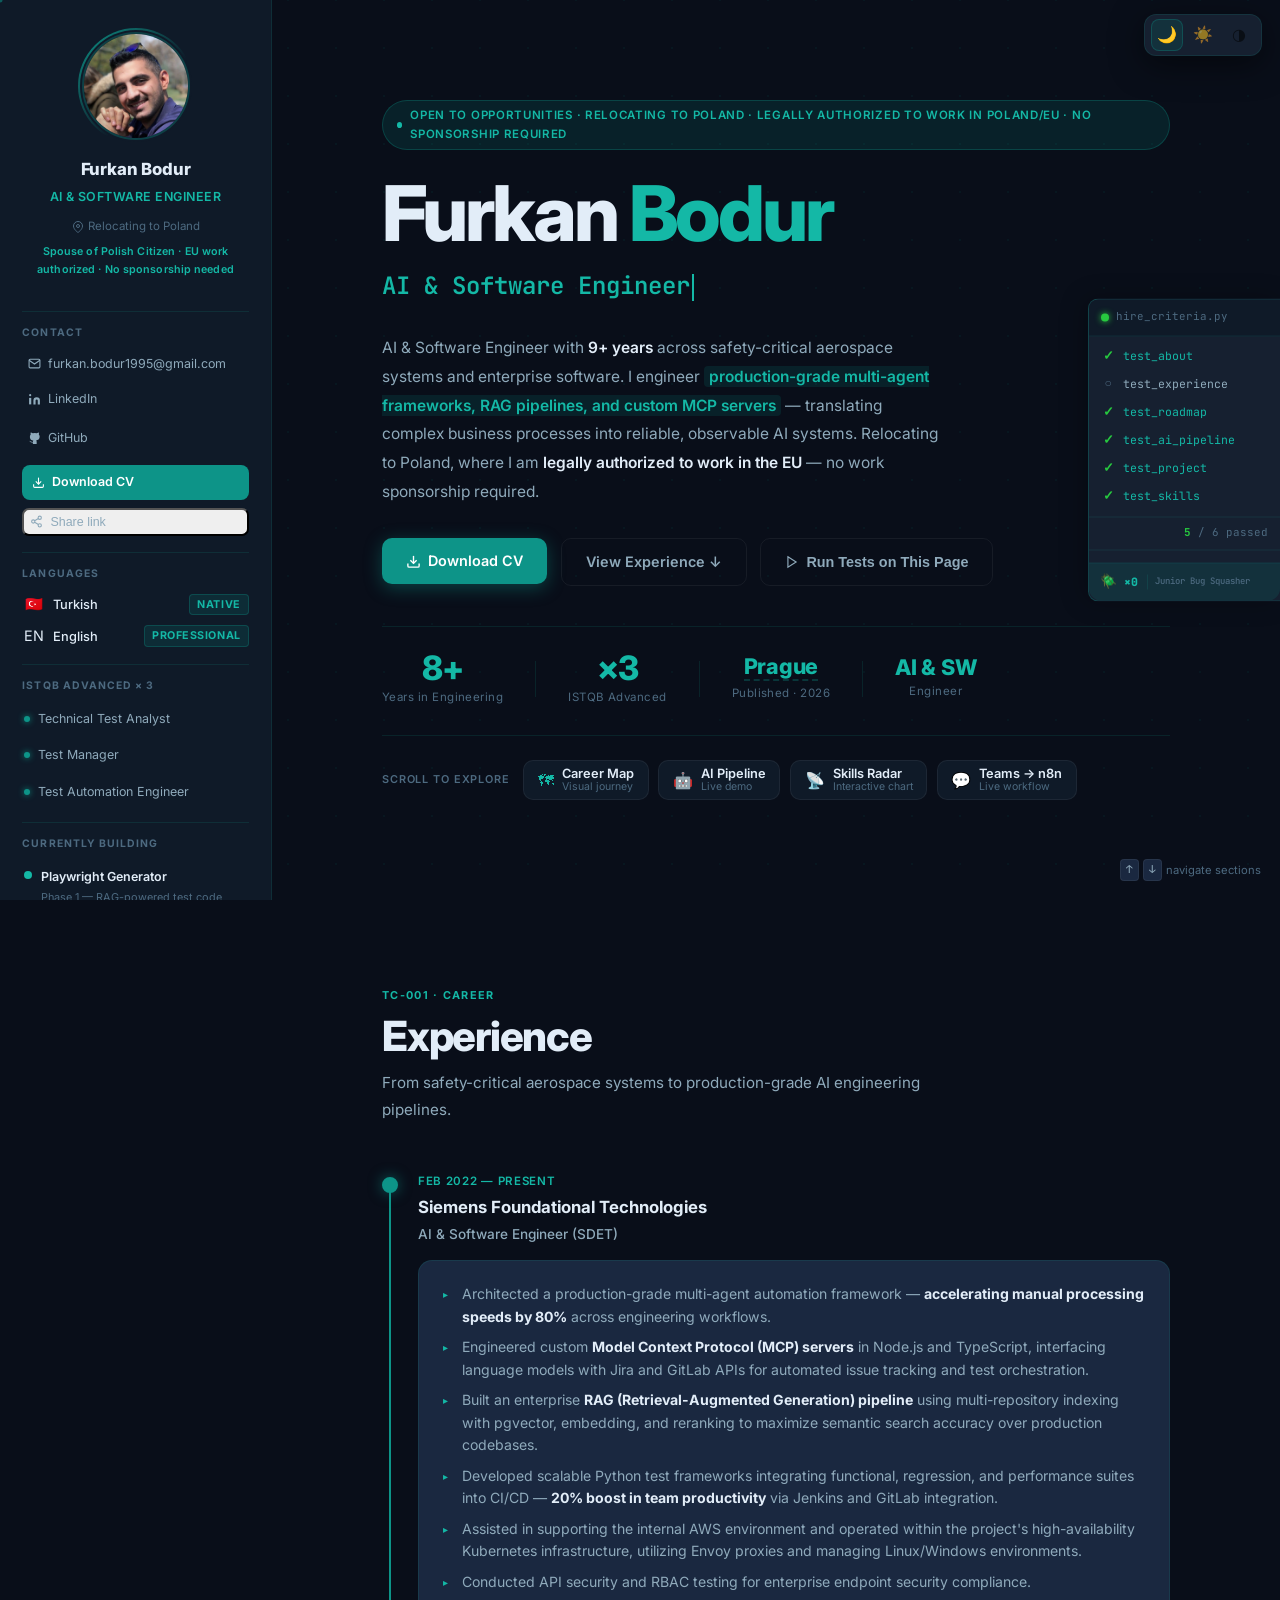
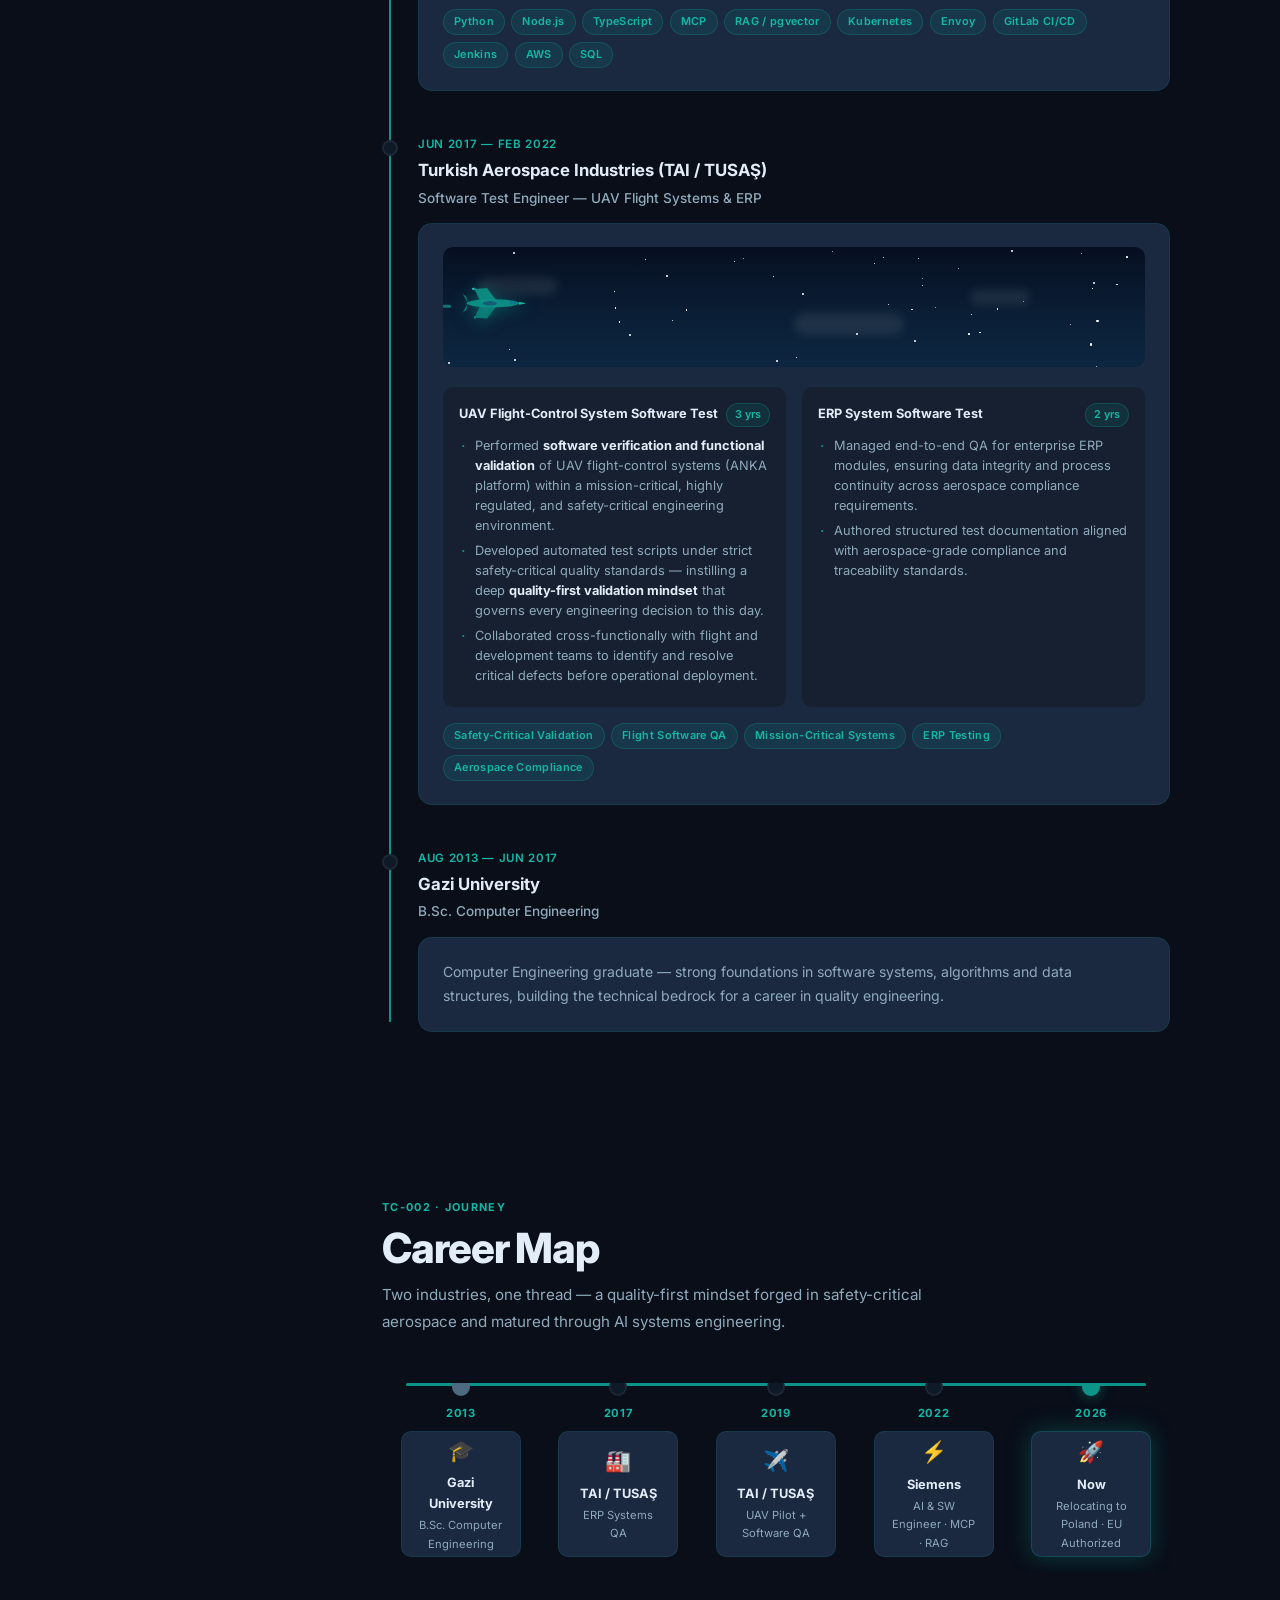
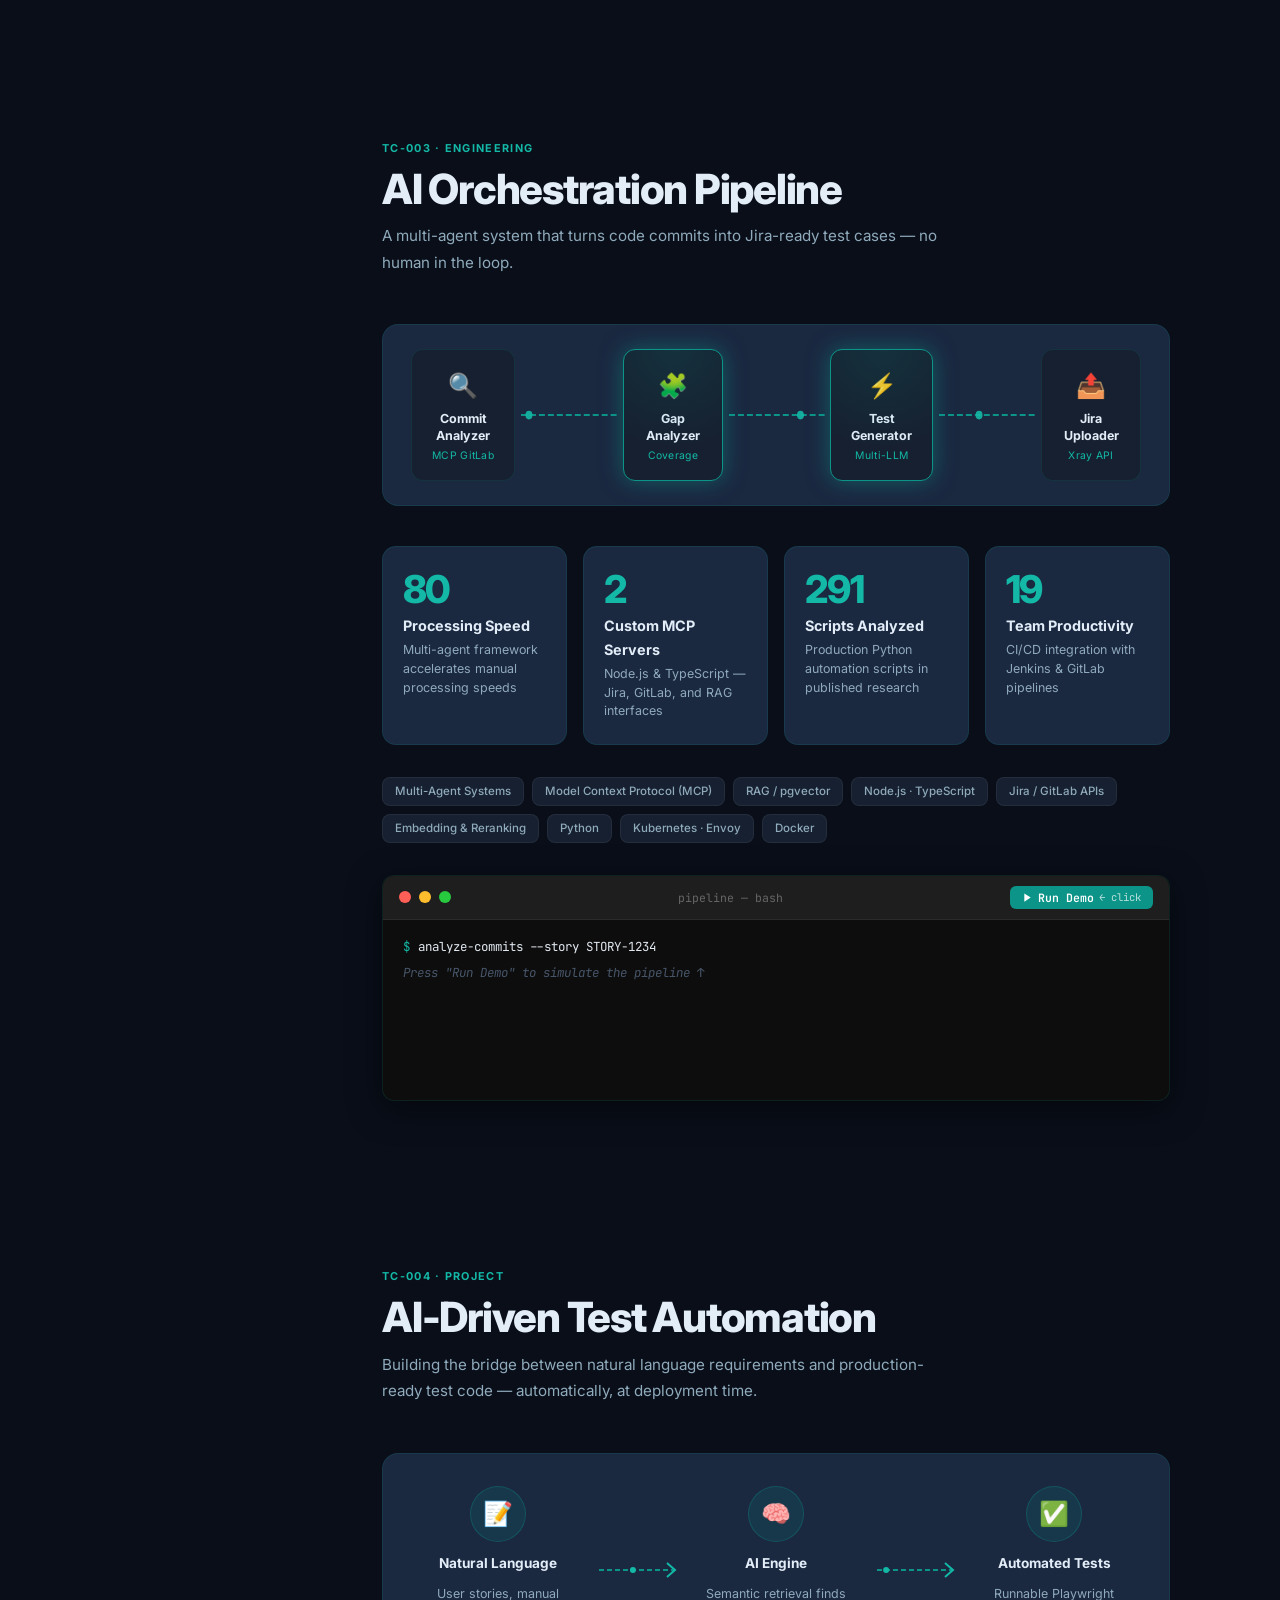
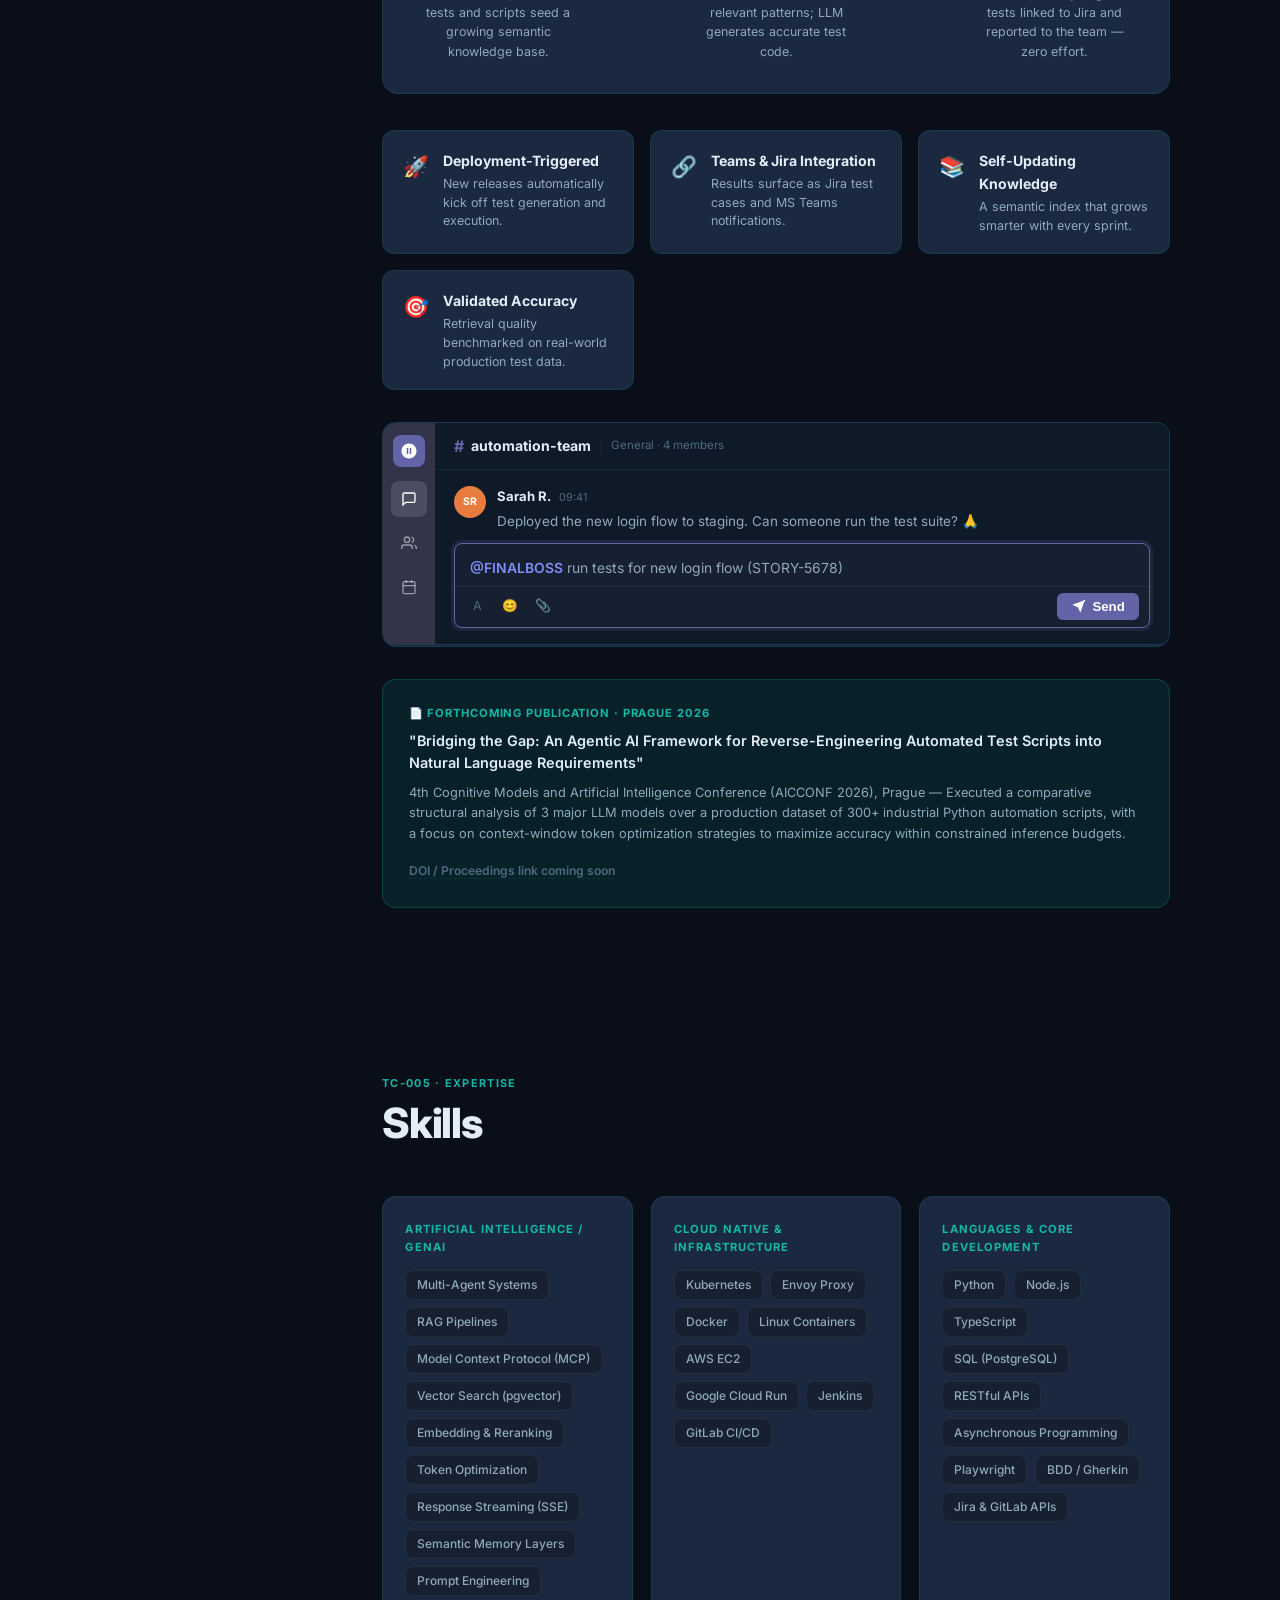
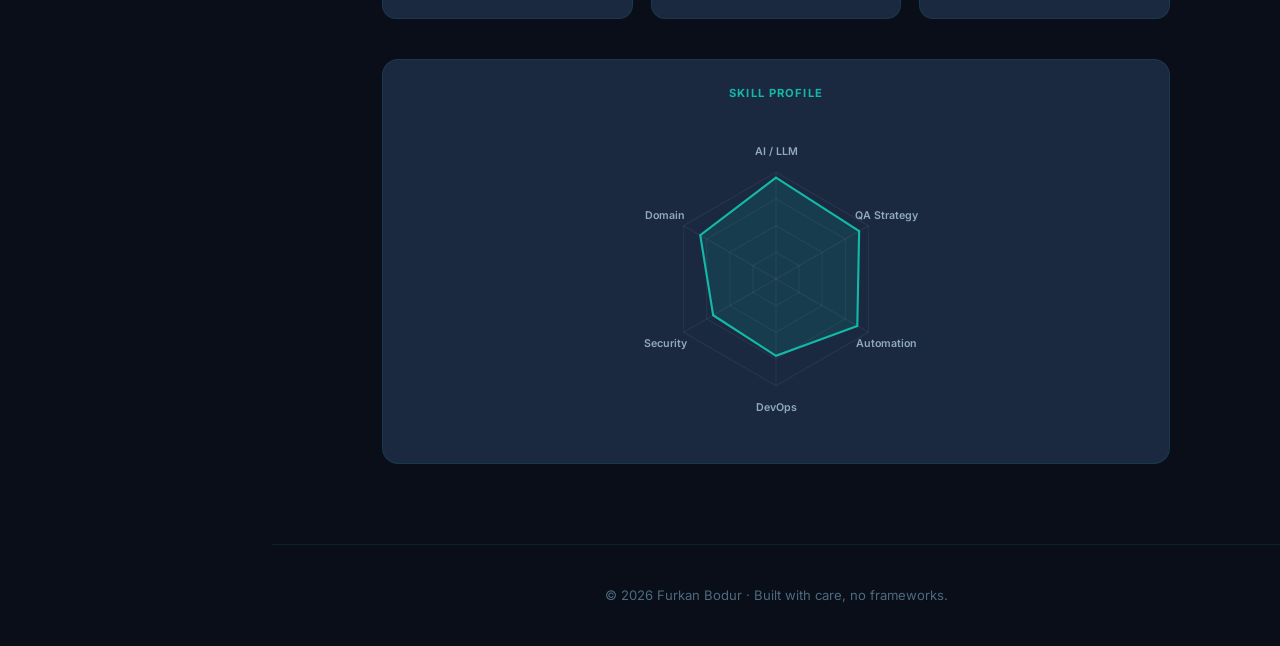
<file: index.html>
<!DOCTYPE html>
<html lang="en" data-theme="dark">
<head>
  <meta charset="UTF-8" />
  <meta name="viewport" content="width=device-width, initial-scale=1.0" />
  <title>Furkan Bodur — AI &amp; Software Engineer</title>
  <meta name="description" content="AI &amp; Software Engineer with 9+ years in aerospace and enterprise software. Multi-agent systems, RAG pipelines, MCP servers, pgvector. Relocating to Poland — EU work authorized, no sponsorship required." />
  <meta property="og:type" content="website" />
  <meta property="og:title" content="Furkan Bodur — AI &amp; Software Engineer" />
  <meta property="og:description" content="9+ years · Multi-Agent Systems · RAG Pipelines · MCP Protocol · Relocating to Poland · EU work authorized, no sponsorship needed." />
  <meta property="og:url" content="https://furkanbodur1995.github.io" />
  <meta property="og:image" content="https://furkanbodur1995.github.io/welcome.jpg" />
  <meta name="twitter:card" content="summary_large_image" />
  <meta name="twitter:title" content="Furkan Bodur — AI &amp; Software Engineer" />
  <meta name="twitter:description" content="9+ years · Multi-Agent Systems · RAG Pipelines · MCP Protocol · Relocating to Poland · EU work authorized." />
  <meta name="twitter:image" content="https://furkanbodur1995.github.io/welcome.jpg" />
  <link rel="icon" href="data:image/svg+xml,<svg xmlns='http://www.w3.org/2000/svg' viewBox='0 0 100 100'><defs><linearGradient id='g' x1='0' y1='0' x2='1' y2='1'><stop offset='0' stop-color='%2314b8a6'/><stop offset='1' stop-color='%230d9488'/></linearGradient></defs><rect width='100' height='100' rx='22' fill='url(%23g)'/><text x='50' y='67' font-size='46' font-family='system-ui,sans-serif' font-weight='900' fill='white' text-anchor='middle' letter-spacing='-2'>FB</text></svg>" />
  <link rel="preconnect" href="https://fonts.googleapis.com" />
  <link href="https://fonts.googleapis.com/css2?family=Inter:wght@300;400;500;600;700;800&family=JetBrains+Mono:wght@400;500&display=swap" rel="stylesheet" />
  <link rel="stylesheet" href="style.css" />
</head>
<body>

  <!-- SCROLL PROGRESS BAR -->
  <div id="scrollProgress" class="scroll-progress"></div>

  <!-- FLOATING THEME SWITCHER (top-right) -->
  <div class="theme-float" id="themeFloat">
    <button class="tf-btn" data-theme-val="dark" title="Dark">🌙</button>
    <button class="tf-btn" data-theme-val="light" title="Light">☀️</button>
    <button class="tf-btn" data-theme-val="mono" title="Mono">◑</button>
  </div>

  <!-- MOBILE HEADER -->
  <header class="mobile-header" id="mobileHeader">
    <button class="hamburger" id="hamburger" aria-label="Open menu">
      <span></span><span></span><span></span>
    </button>
    <span class="mobile-logo">FB</span>
  </header>

  <!-- SIDEBAR OVERLAY (mobile) -->
  <div class="sb-overlay" id="sbOverlay"></div>

  <!-- ═══ SIDEBAR ═══ -->
  <aside class="sidebar" id="sidebar">

    <div class="sb-profile">
      <div class="sb-avatar">
        <img src="welcome.jpg" alt="Furkan Bodur" class="sb-avatar-img" />
        <div class="sb-avatar-ring"></div>
      </div>
      <div class="sb-name">Furkan Bodur</div>
      <div class="sb-role">AI &amp; Software Engineer</div>
      <div class="sb-location">
        <svg width="12" height="12" fill="none" stroke="currentColor" stroke-width="2" viewBox="0 0 24 24"><path d="M21 10c0 7-9 13-9 13s-9-6-9-13a9 9 0 0 1 18 0z"/><circle cx="12" cy="10" r="3"/></svg>
        Relocating to Poland
      </div>
      <div class="sb-visa-note">Spouse of Polish Citizen · EU work authorized · No sponsorship needed</div>
    </div>

    <div class="sb-divider"></div>

    <!-- CONTACT -->
    <div class="sb-block">
      <div class="sb-block-label">Contact</div>
      <button class="sb-link sb-email-btn" id="copyEmailBtn" title="Click to copy">
        <svg width="13" height="13" fill="none" stroke="currentColor" stroke-width="2" viewBox="0 0 24 24"><path d="M4 4h16c1.1 0 2 .9 2 2v12c0 1.1-.9 2-2 2H4c-1.1 0-2-.9-2-2V6c0-1.1.9-2 2-2z"/><polyline points="22,6 12,13 2,6"/></svg>
        <span id="copyEmailTxt">furkan.bodur1995@gmail.com</span>
        <span class="copy-badge" id="copyBadge">Copied!</span>
      </button>
      <a href="https://www.linkedin.com/in/furkan-bodur-38b4ab98/" target="_blank" rel="noopener" class="sb-link">
        <svg width="13" height="13" viewBox="0 0 24 24" fill="currentColor"><path d="M16 8a6 6 0 0 1 6 6v7h-4v-7a2 2 0 0 0-4 0v7h-4v-7a6 6 0 0 1 6-6z"/><rect x="2" y="9" width="4" height="12"/><circle cx="4" cy="4" r="2"/></svg>
        LinkedIn
      </a>
      <a href="https://github.com/furkanbodur1995" target="_blank" rel="noopener" class="sb-link">
        <svg width="13" height="13" viewBox="0 0 24 24" fill="currentColor"><path d="M9 19c-5 1.5-5-2.5-7-3m14 6v-3.87a3.37 3.37 0 0 0-.94-2.61c3.14-.35 6.44-1.54 6.44-7A5.44 5.44 0 0 0 20 4.77 5.07 5.07 0 0 0 19.91 1S18.73.65 16 2.48a13.38 13.38 0 0 0-7 0C6.27.65 5.09 1 5.09 1A5.07 5.07 0 0 0 5 4.77a5.44 5.44 0 0 0-1.5 3.78c0 5.42 3.3 6.61 6.44 7A3.37 3.37 0 0 0 9 18.13V22"/></svg>
        GitHub
      </a>
      <a href="Resume-Furkan-Bodur.pdf" download="Resume-Furkan-Bodur.pdf" class="sb-cv-btn">
        <svg width="13" height="13" fill="none" stroke="currentColor" stroke-width="2" viewBox="0 0 24 24"><path d="M21 15v4a2 2 0 0 1-2 2H5a2 2 0 0 1-2-2v-4"/><polyline points="7 10 12 15 17 10"/><line x1="12" y1="15" x2="12" y2="3"/></svg>
        Download CV
      </a>
      <button class="sb-link sb-share-btn" id="copyShareBtn">
        <svg width="13" height="13" fill="none" stroke="currentColor" stroke-width="2" viewBox="0 0 24 24"><circle cx="18" cy="5" r="3"/><circle cx="6" cy="12" r="3"/><circle cx="18" cy="19" r="3"/><line x1="8.59" y1="13.51" x2="15.42" y2="17.49"/><line x1="15.41" y1="6.51" x2="8.59" y2="10.49"/></svg>
        <span id="shareLabel">Share link</span>
      </button>
    </div>

    <div class="sb-divider"></div>

    <!-- LANGUAGES -->
    <div class="sb-block">
      <div class="sb-block-label">Languages</div>
      <div class="sb-lang"><span class="sb-lang-flag">🇹🇷</span><span class="sb-lang-name">Turkish</span><span class="sb-lang-level">Native</span></div>
      <div class="sb-lang"><span class="sb-lang-flag">EN</span><span class="sb-lang-name">English</span><span class="sb-lang-level">Professional</span></div>
    </div>

    <div class="sb-divider"></div>

    <!-- ISTQB CERTS -->
    <div class="sb-block">
      <div class="sb-block-label">ISTQB Advanced × 3</div>
      <div class="sb-cert"><span class="sb-cert-dot"></span>Technical Test Analyst</div>
      <div class="sb-cert"><span class="sb-cert-dot"></span>Test Manager</div>
      <div class="sb-cert"><span class="sb-cert-dot"></span>Test Automation Engineer</div>
    </div>

    <div class="sb-divider"></div>

    <!-- BUILDING NOW -->
    <div class="sb-block">
      <div class="sb-block-label">Currently Building</div>
      <div class="sb-building">
        <span class="sb-building-dot"></span>
        <div>
          <div class="sb-building-title">Playwright Generator</div>
          <div class="sb-building-sub">Phase 1 — RAG-powered test code generation from semantic knowledge base</div>
        </div>
      </div>
    </div>

    <div class="sb-divider"></div>

    <!-- NAV -->
    <nav class="sb-nav">
      <a href="#about"      class="sb-nav-link" data-section="about">About</a>
      <a href="#experience" class="sb-nav-link" data-section="experience">Experience</a>
      <a href="#careermap"  class="sb-nav-link" data-section="careermap">Career Map</a>
      <a href="#pipeline"   class="sb-nav-link" data-section="pipeline">AI Pipeline</a>
      <a href="#project"    class="sb-nav-link" data-section="project">Project</a>
      <a href="#skills"     class="sb-nav-link" data-section="skills">Skills</a>
    </nav>

    <div class="sb-bottom">
      <button class="qa-mode-btn" id="qaModeBtn" title="Toggle QA Mode">
        <svg width="13" height="13" fill="none" stroke="currentColor" stroke-width="2" viewBox="0 0 24 24"><path d="M9 11l3 3L22 4"/><path d="M21 12v7a2 2 0 0 1-2 2H5a2 2 0 0 1-2-2V5a2 2 0 0 1 2-2h11"/></svg>
        QA Mode
      </button>
    </div>
  </aside>

  <!-- ═══ MAIN CONTENT ═══ -->
  <main class="main-content">

    <!-- MOBILE PROFILE STRIP (hidden on desktop) -->
    <div class="mob-profile-strip">
      <img src="welcome.jpg" alt="Furkan Bodur" class="mob-avatar-img" />
      <div class="mob-prof-info">
        <div class="mob-prof-name">Furkan Bodur</div>
        <div class="mob-prof-role">AI &amp; Software Engineer</div>
      </div>
    </div>

    <!-- ─── HERO ─── -->
    <section id="about" class="section hero-section">
      <canvas id="particleCanvas" class="particle-canvas"></canvas>
      <div class="hero-inner">
        <div class="hero-tag" data-reveal>
          <span class="tag-pulse"></span>
          Open to opportunities · Relocating to Poland · Legally authorized to work in Poland/EU · No sponsorship required
        </div>
        <h1 class="hero-name" data-reveal data-delay="120">
          Furkan <span class="teal-text">Bodur</span>
        </h1>
        <div class="hero-typing" data-reveal data-delay="240">
          <span id="typeText"></span><span class="cursor"></span>
        </div>
        <div class="hero-desc" data-reveal data-delay="360">
          <p>AI &amp; Software Engineer with <em class="hd-em">9+ years</em> across safety-critical aerospace systems and enterprise software. I engineer <em class="hd-hi">production-grade multi-agent frameworks, RAG pipelines, and custom MCP servers</em> — translating complex business processes into reliable, observable AI systems. Relocating to Poland, where I am <em class="hd-em">legally authorized to work in the EU</em> — no work sponsorship required.</p>
        </div>
        <div class="hero-btns" data-reveal data-delay="480">
          <div class="cv-preview-wrap">
            <a href="Resume-Furkan-Bodur.pdf" download="Resume-Furkan-Bodur.pdf" class="btn-primary" id="cvDownloadBtn">
              <svg width="15" height="15" fill="none" stroke="currentColor" stroke-width="2.2" viewBox="0 0 24 24"><path d="M21 15v4a2 2 0 0 1-2 2H5a2 2 0 0 1-2-2v-4"/><polyline points="7 10 12 15 17 10"/><line x1="12" y1="15" x2="12" y2="3"/></svg>
              Download CV
            </a>
            <div class="cv-preview-popup" id="cvPreviewPopup">
              <div class="cv-preview-inner">
                <div class="cv-preview-header">
                  <span class="cv-preview-dot" style="background:#ff5f56"></span>
                  <span class="cv-preview-dot" style="background:#ffbd2e"></span>
                  <span class="cv-preview-dot" style="background:#27c93f"></span>
                  <span class="cv-preview-title">Resume-Furkan-Bodur.pdf</span>
                </div>
                <div class="cv-preview-body">
                  <div class="cv-preview-name">Furkan Bodur</div>
                  <div class="cv-preview-role">AI &amp; Software Engineer</div>
                  <div class="cv-preview-divider"></div>
                  <div class="cv-preview-line cv-line-long"></div>
                  <div class="cv-preview-line cv-line-medium"></div>
                  <div class="cv-preview-line cv-line-short"></div>
                  <div class="cv-preview-divider"></div>
                  <div class="cv-preview-line cv-line-long"></div>
                  <div class="cv-preview-line cv-line-medium"></div>
                  <div class="cv-preview-line cv-line-long"></div>
                  <div class="cv-preview-line cv-line-short"></div>
                </div>
                <div class="cv-preview-footer">Click to download · PDF · 1 page</div>
              </div>
            </div>
          </div>
          <a href="#experience" class="btn-ghost">View Experience ↓</a>
          <button class="btn-ghost btn-run-tests" id="runTestsBtn">
            <svg width="14" height="14" fill="none" stroke="currentColor" stroke-width="2" viewBox="0 0 24 24"><polygon points="5,3 19,12 5,21"/></svg>
            Run Tests on This Page
          </button>
        </div>
        <div class="hero-metrics" data-reveal data-delay="600">
          <div class="hm-item">
            <div class="hm-num" data-count="8" data-suffix="+">0</div>
            <div class="hm-label">Years in Engineering</div>
          </div>
          <div class="hm-sep"></div>
          <div class="hm-item">
            <div class="hm-num no-count">×3</div>
            <div class="hm-label">ISTQB Advanced</div>
          </div>
          <div class="hm-sep"></div>
          <div class="hm-item">
            <a href="#project" class="hm-num no-count hm-link hm-text">Prague</a>
            <div class="hm-label">Published · 2026</div>
          </div>
          <div class="hm-sep"></div>
          <div class="hm-item">
            <div class="hm-num no-count hm-text">AI &amp; SW</div>
            <div class="hm-label">Engineer</div>
          </div>
        </div>

        <!-- ─── INTERACTIVE SECTION TEASERS ─── -->
        <div class="hero-teasers" data-reveal data-delay="720">
          <span class="ht-label">Scroll to explore</span>
          <a href="#careermap" class="ht-chip">
            <span class="ht-icon">🗺</span>
            <span class="ht-text"><span class="ht-title">Career Map</span><span class="ht-sub">Visual journey</span></span>
          </a>
          <a href="#pipeline" class="ht-chip">
            <span class="ht-icon">🤖</span>
            <span class="ht-text"><span class="ht-title">AI Pipeline</span><span class="ht-sub">Live demo</span></span>
          </a>
          <a href="#skills" class="ht-chip">
            <span class="ht-icon">📡</span>
            <span class="ht-text"><span class="ht-title">Skills Radar</span><span class="ht-sub">Interactive chart</span></span>
          </a>
          <a href="#pipeline" class="ht-chip" onclick="document.getElementById('projTrigger').scrollIntoView({behavior:'smooth',block:'center'});return false;">
            <span class="ht-icon">💬</span>
            <span class="ht-text"><span class="ht-title">Teams → n8n</span><span class="ht-sub">Live workflow</span></span>
          </a>
        </div>

      </div>
    </section>

    <!-- ─── EXPERIENCE ─── -->
    <section id="experience" class="section">
      <div class="section-head" data-reveal>
        <span class="s-tag">TC-001 · Career</span>
        <h2 class="s-title">Experience</h2>
        <p class="s-sub">From safety-critical aerospace systems to production-grade AI engineering pipelines.</p>
      </div>

      <div class="timeline" id="timeline">
        <div class="tl-track"><div class="tl-line" id="tlLine"></div></div>

        <!-- CURRENT -->
        <div class="tl-item" data-reveal>
          <div class="tl-dot tl-dot-active"></div>
          <div class="tl-content">
            <div class="tl-period">Feb 2022 — Present</div>
            <div class="tl-org">Siemens Foundational Technologies</div>
            <div class="tl-role">AI &amp; Software Engineer (SDET)</div>
            <div class="tl-card">
              <ul>
                <li>Architected a production-grade multi-agent automation framework — <strong>accelerating manual processing speeds by 80%</strong> across engineering workflows.</li>
                <li>Engineered custom <strong>Model Context Protocol (MCP) servers</strong> in Node.js and TypeScript, interfacing language models with Jira and GitLab APIs for automated issue tracking and test orchestration.</li>
                <li>Built an enterprise <strong>RAG (Retrieval-Augmented Generation) pipeline</strong> using multi-repository indexing with pgvector, embedding, and reranking to maximize semantic search accuracy over production codebases.</li>
                <li>Developed scalable Python test frameworks integrating functional, regression, and performance suites into CI/CD — <strong>20% boost in team productivity</strong> via Jenkins and GitLab integration.</li>
                <li>Assisted in supporting the internal AWS environment and operated within the project's high-availability Kubernetes infrastructure, utilizing Envoy proxies and managing Linux/Windows environments.</li>
                <li>Conducted API security and RBAC testing for enterprise endpoint security compliance.</li>
              </ul>
              <div class="tl-chips">
                <span>Python</span><span>Node.js</span><span>TypeScript</span><span>MCP</span><span>RAG / pgvector</span><span>Kubernetes</span><span>Envoy</span><span>GitLab CI/CD</span><span>Jenkins</span><span>AWS</span><span>SQL</span>
              </div>
            </div>
          </div>
        </div>

        <!-- TAI / TUSAS -->
        <div class="tl-item" data-reveal>
          <div class="tl-dot"></div>
          <div class="tl-content">
            <div class="tl-period">Jun 2017 — Feb 2022</div>
            <div class="tl-org">Turkish Aerospace Industries (TAI / TUSAŞ)</div>
            <div class="tl-role">Software Test Engineer — UAV Flight Systems &amp; ERP</div>
            <div class="tl-card">
              <!-- UAV SKY ANIMATION -->
              <div class="uav-scene" id="uavScene">
                <div class="uav-stars" id="uavStars"></div>
                <div class="uav-clouds">
                  <div class="uav-cloud uc1"></div>
                  <div class="uav-cloud uc2"></div>
                  <div class="uav-cloud uc3"></div>
                </div>
                <div class="uav-plane" id="uavPlane">
                  <div class="uav-trail"></div>
                  <svg class="uav-svg" viewBox="0 0 200 80" fill="none" xmlns="http://www.w3.org/2000/svg">
                    <ellipse cx="110" cy="40" rx="58" ry="9" fill="#0d9488" opacity="0.92"/>
                    <path d="M168 37 Q198 40 168 43Z" fill="#14b8a6"/>
                    <path d="M122 38 L98 6 L70 8 L84 38Z" fill="#0d9488" opacity="0.88"/>
                    <path d="M122 42 L98 74 L70 72 L84 42Z" fill="#0d9488" opacity="0.72"/>
                    <path d="M55 40 L44 19 L52 26Z" fill="#0d9488" opacity="0.84"/>
                    <path d="M55 40 L44 61 L52 54Z" fill="#0d9488" opacity="0.84"/>
                    <ellipse cx="104" cy="40" rx="16" ry="5" fill="#155e75"/>
                    <ellipse cx="156" cy="38" rx="8" ry="4" fill="#0e7490" opacity="0.7"/>
                    <rect x="69" y="5" width="3" height="7" rx="1" fill="#14b8a6" opacity="0.6"/>
                    <rect x="69" y="68" width="3" height="7" rx="1" fill="#14b8a6" opacity="0.6"/>
                    <circle id="navLightDot" cx="67" cy="8" r="2.5" fill="#22d3ee" opacity="0.9"/>
                  </svg>
                </div>
              </div>
              <!-- SPLIT ROLES -->
              <div class="tai-blocks">
                <div class="tai-block">
                  <div class="tai-block-head">UAV Flight-Control System Software Test <span class="tai-dur">3 yrs</span></div>
                  <ul>
                    <li>Performed <strong>software verification and functional validation</strong> of UAV flight-control systems (ANKA platform) within a mission-critical, highly regulated, and safety-critical engineering environment.</li>
                    <li>Developed automated test scripts under strict safety-critical quality standards — instilling a deep <strong>quality-first validation mindset</strong> that governs every engineering decision to this day.</li>
                    <li>Collaborated cross-functionally with flight and development teams to identify and resolve critical defects before operational deployment.</li>
                  </ul>
                </div>
                <div class="tai-block">
                  <div class="tai-block-head">ERP System Software Test <span class="tai-dur">2 yrs</span></div>
                  <ul>
                    <li>Managed end-to-end QA for enterprise ERP modules, ensuring data integrity and process continuity across aerospace compliance requirements.</li>
                    <li>Authored structured test documentation aligned with aerospace-grade compliance and traceability standards.</li>
                  </ul>
                </div>
              </div>
              <div class="tl-chips">
                <span>Safety-Critical Validation</span><span>Flight Software QA</span><span>Mission-Critical Systems</span><span>ERP Testing</span><span>Aerospace Compliance</span>
              </div>
            </div>
          </div>
        </div>

        <!-- EDUCATION -->
        <div class="tl-item" data-reveal>
          <div class="tl-dot"></div>
          <div class="tl-content">
            <div class="tl-period">Aug 2013 — Jun 2017</div>
            <div class="tl-org">Gazi University</div>
            <div class="tl-role">B.Sc. Computer Engineering</div>
            <div class="tl-card">
              <p class="tl-plain-text">Computer Engineering graduate — strong foundations in software systems, algorithms and data structures, building the technical bedrock for a career in quality engineering.</p>
            </div>
          </div>
        </div>

      </div>
    </section>

    <!-- ─── CAREER MAP ─── -->
    <section id="careermap" class="section">
      <div class="section-head" data-reveal>
        <span class="s-tag">TC-002 · Journey</span>
        <h2 class="s-title">Career Map</h2>
        <p class="s-sub">Two industries, one thread — a quality-first mindset forged in safety-critical aerospace and matured through AI systems engineering.</p>
      </div>

      <div class="career-map" data-reveal>
        <!-- Track -->
        <div class="cm-track">
          <div class="cm-fill" id="cmFill"></div>
        </div>

        <!-- Milestones -->
        <div class="cm-milestones">

          <div class="cm-milestone" data-cm-delay="0">
            <div class="cm-dot cm-dot-first"></div>
            <div class="cm-year">2013</div>
            <div class="cm-card">
              <div class="cm-icon">🎓</div>
              <div class="cm-label">Gazi University</div>
              <div class="cm-sublabel">B.Sc. Computer Engineering</div>
            </div>
          </div>

          <div class="cm-milestone" data-cm-delay="200">
            <div class="cm-dot"></div>
            <div class="cm-year">2017</div>
            <div class="cm-card">
              <div class="cm-icon">🏭</div>
              <div class="cm-label">TAI / TUSAŞ</div>
              <div class="cm-sublabel">ERP Systems QA</div>
            </div>
          </div>

          <div class="cm-milestone" data-cm-delay="400">
            <div class="cm-dot"></div>
            <div class="cm-year">2019</div>
            <div class="cm-card">
              <div class="cm-icon">✈️</div>
              <div class="cm-label">TAI / TUSAŞ</div>
              <div class="cm-sublabel">UAV Pilot + Software QA</div>
            </div>
          </div>

          <div class="cm-milestone" data-cm-delay="600">
            <div class="cm-dot"></div>
            <div class="cm-year">2022</div>
            <div class="cm-card">
              <div class="cm-icon">⚡</div>
              <div class="cm-label">Siemens</div>
              <div class="cm-sublabel">AI &amp; SW Engineer · MCP · RAG</div>
            </div>
          </div>

          <div class="cm-milestone" data-cm-delay="800">
            <div class="cm-dot cm-dot-active"></div>
            <div class="cm-year">2026</div>
            <div class="cm-card cm-card-now">
              <div class="cm-icon">🚀</div>
              <div class="cm-label">Now</div>
              <div class="cm-sublabel">Relocating to Poland · EU Authorized</div>
            </div>
          </div>

        </div>
      </div>
    </section>

    <!-- ─── AI PIPELINE ─── -->
    <section id="pipeline" class="section">
      <div class="section-head" data-reveal>
        <span class="s-tag">TC-003 · Engineering</span>
        <h2 class="s-title">AI Orchestration Pipeline</h2>
        <p class="s-sub">A multi-agent system that turns code commits into Jira-ready test cases — no human in the loop.</p>
      </div>

      <div class="pipeline-wrap" data-reveal>
        <div class="pipe-row" id="pipeRow">

          <div class="pipe-node" id="pn0">
            <div class="pn-glow"></div>
            <div class="pn-icon">🔍</div>
            <div class="pn-name">Commit<br>Analyzer</div>
            <div class="pn-sub">MCP GitLab</div>
          </div>

          <div class="pipe-connector">
            <svg viewBox="0 0 100 16" preserveAspectRatio="none" class="pipe-svg">
              <path d="M2 8 L98 8" class="pipe-path" stroke-dasharray="6 3"/>
              <circle r="3.5" fill="var(--teal-light)" opacity="0.9">
                <animateMotion dur="1.4s" repeatCount="indefinite" path="M2 8 L98 8"/>
              </circle>
            </svg>
          </div>

          <div class="pipe-node" id="pn1">
            <div class="pn-glow"></div>
            <div class="pn-icon">🧩</div>
            <div class="pn-name">Gap<br>Analyzer</div>
            <div class="pn-sub">Coverage</div>
          </div>

          <div class="pipe-connector">
            <svg viewBox="0 0 100 16" preserveAspectRatio="none" class="pipe-svg">
              <path d="M2 8 L98 8" class="pipe-path" stroke-dasharray="6 3"/>
              <circle r="3.5" fill="var(--teal-light)" opacity="0.9">
                <animateMotion dur="1.4s" begin="0.47s" repeatCount="indefinite" path="M2 8 L98 8"/>
              </circle>
            </svg>
          </div>

          <div class="pipe-node" id="pn2">
            <div class="pn-glow"></div>
            <div class="pn-icon">⚡</div>
            <div class="pn-name">Test<br>Generator</div>
            <div class="pn-sub">Multi-LLM</div>
          </div>

          <div class="pipe-connector">
            <svg viewBox="0 0 100 16" preserveAspectRatio="none" class="pipe-svg">
              <path d="M2 8 L98 8" class="pipe-path" stroke-dasharray="6 3"/>
              <circle r="3.5" fill="var(--teal-light)" opacity="0.9">
                <animateMotion dur="1.4s" begin="0.93s" repeatCount="indefinite" path="M2 8 L98 8"/>
              </circle>
            </svg>
          </div>

          <div class="pipe-node" id="pn3">
            <div class="pn-glow"></div>
            <div class="pn-icon">📤</div>
            <div class="pn-name">Jira<br>Uploader</div>
            <div class="pn-sub">Xray API</div>
          </div>
        </div>
      </div>

      <!-- IMPACT CARDS -->
      <div class="impact-row">
        <div class="imp-card" data-reveal data-delay="0">
          <div class="imp-num" data-count="80" data-suffix="%">0%</div>
          <div class="imp-title">Processing Speed</div>
          <div class="imp-sub">Multi-agent framework accelerates manual processing speeds</div>
        </div>
        <div class="imp-card" data-reveal data-delay="100">
          <div class="imp-num" data-count="2" data-suffix=" MCP">0</div>
          <div class="imp-title">Custom MCP Servers</div>
          <div class="imp-sub">Node.js &amp; TypeScript — Jira, GitLab, and RAG interfaces</div>
        </div>
        <div class="imp-card" data-reveal data-delay="200">
          <div class="imp-num" data-count="300" data-suffix="+">0</div>
          <div class="imp-title">Scripts Analyzed</div>
          <div class="imp-sub">Production Python automation scripts in published research</div>
        </div>
        <div class="imp-card" data-reveal data-delay="300">
          <div class="imp-num" data-count="20" data-suffix="%">0%</div>
          <div class="imp-title">Team Productivity</div>
          <div class="imp-sub">CI/CD integration with Jenkins &amp; GitLab pipelines</div>
        </div>
      </div>

      <div class="tech-tags" data-reveal>
        <span>Multi-Agent Systems</span><span>Model Context Protocol (MCP)</span><span>RAG / pgvector</span>
        <span>Node.js · TypeScript</span><span>Jira / GitLab APIs</span><span>Embedding &amp; Reranking</span>
        <span>Python</span><span>Kubernetes · Envoy</span><span>Docker</span>
      </div>

      <!-- TERMINAL DEMO -->
      <div class="terminal-demo" data-reveal>
        <div class="term-topbar">
          <span class="term-dot td-red"></span>
          <span class="term-dot td-yellow"></span>
          <span class="term-dot td-green"></span>
          <span class="term-title">pipeline — bash</span>
          <button class="term-run-btn" id="termRunBtn">
            <svg width="11" height="11" viewBox="0 0 24 24" fill="currentColor"><polygon points="5,3 19,12 5,21"/></svg>
            Run Demo
            <span class="term-run-hint">← click</span>
          </button>
        </div>
        <div class="term-body" id="termBody">
          <div class="term-line term-prompt">$ <span class="term-cmd">analyze-commits --story STORY-1234</span></div>
          <div class="term-hint">Press "Run Demo" to simulate the pipeline ↑</div>
        </div>
      </div>
    </section>

    <!-- ─── SIGNATURE PROJECT ─── -->
    <section id="project" class="section">
      <div class="section-head" data-reveal>
        <span class="s-tag">TC-004 · Project</span>
        <h2 class="s-title">AI-Driven Test Automation</h2>
        <p class="s-sub">Building the bridge between natural language requirements and production-ready test code — automatically, at deployment time.</p>
      </div>

      <!-- 3-STEP FLOW -->
      <div class="proj-flow" data-reveal>
        <div class="pf-step">
          <div class="pf-icon-wrap"><span class="pf-icon">📝</span></div>
          <div class="pf-label">Natural Language</div>
          <div class="pf-desc">User stories, manual tests and scripts seed a growing semantic knowledge base.</div>
        </div>
        <div class="pf-arrow">
          <svg viewBox="0 0 80 24" fill="none">
            <path d="M2 12 L78 12" stroke="var(--teal)" stroke-width="2" stroke-dasharray="5 3"/>
            <polyline points="70,5 78,12 70,19" stroke="var(--teal-light)" stroke-width="2" fill="none"/>
            <circle r="3" fill="var(--teal-light)">
              <animateMotion dur="2s" repeatCount="indefinite" path="M2 12 L76 12"/>
            </circle>
          </svg>
        </div>
        <div class="pf-step">
          <div class="pf-icon-wrap"><span class="pf-icon">🧠</span></div>
          <div class="pf-label">AI Engine</div>
          <div class="pf-desc">Semantic retrieval finds relevant patterns; LLM generates accurate test code.</div>
        </div>
        <div class="pf-arrow">
          <svg viewBox="0 0 80 24" fill="none">
            <path d="M2 12 L78 12" stroke="var(--teal)" stroke-width="2" stroke-dasharray="5 3"/>
            <polyline points="70,5 78,12 70,19" stroke="var(--teal-light)" stroke-width="2" fill="none"/>
            <circle r="3" fill="var(--teal-light)">
              <animateMotion dur="2s" begin="0.67s" repeatCount="indefinite" path="M2 12 L76 12"/>
            </circle>
          </svg>
        </div>
        <div class="pf-step">
          <div class="pf-icon-wrap"><span class="pf-icon">✅</span></div>
          <div class="pf-label">Automated Tests</div>
          <div class="pf-desc">Runnable Playwright tests linked to Jira and reported to the team — zero effort.</div>
        </div>
      </div>

      <!-- FEATURE CARDS -->
      <div class="proj-features" data-reveal>
        <div class="feat-item">
          <div class="feat-icon">🚀</div>
          <div>
            <div class="feat-title">Deployment-Triggered</div>
            <div class="feat-sub">New releases automatically kick off test generation and execution.</div>
          </div>
        </div>
        <div class="feat-item">
          <div class="feat-icon">🔗</div>
          <div>
            <div class="feat-title">Teams &amp; Jira Integration</div>
            <div class="feat-sub">Results surface as Jira test cases and MS Teams notifications.</div>
          </div>
        </div>
        <div class="feat-item">
          <div class="feat-icon">📚</div>
          <div>
            <div class="feat-title">Self-Updating Knowledge</div>
            <div class="feat-sub">A semantic index that grows smarter with every sprint.</div>
          </div>
        </div>
        <div class="feat-item">
          <div class="feat-icon">🎯</div>
          <div>
            <div class="feat-title">Validated Accuracy</div>
            <div class="feat-sub">Retrieval quality benchmarked on real-world production test data.</div>
          </div>
        </div>
      </div>

      <!-- TEAMS ↔ N8N DEMO -->
      <div class="fb-demo" data-reveal>

        <!-- TRIGGER PANE — Teams UI mockup -->
        <div class="fb-trigger-pane" id="projTrigger">

          <!-- Teams sidebar -->
          <div class="tms-sidebar">
            <div class="tms-sb-logo">
              <svg width="18" height="18" viewBox="0 0 24 24" fill="#fff"><path d="M12 2C6.48 2 2 6.48 2 12s4.48 10 10 10 10-4.48 10-10S17.52 2 12 2zm-1 14H9V8h2v8zm4 0h-2V8h2v8z"/></svg>
            </div>
            <div class="tms-sb-item tms-sb-active" title="#automation-team">
              <svg width="16" height="16" viewBox="0 0 24 24" fill="none" stroke="currentColor" stroke-width="2"><path d="M21 15a2 2 0 0 1-2 2H7l-4 4V5a2 2 0 0 1 2-2h14a2 2 0 0 1 2 2z"/></svg>
            </div>
            <div class="tms-sb-item" title="Teams">
              <svg width="16" height="16" viewBox="0 0 24 24" fill="none" stroke="currentColor" stroke-width="2"><path d="M17 21v-2a4 4 0 0 0-4-4H5a4 4 0 0 0-4 4v2"/><circle cx="9" cy="7" r="4"/><path d="M23 21v-2a4 4 0 0 0-3-3.87"/><path d="M16 3.13a4 4 0 0 1 0 7.75"/></svg>
            </div>
            <div class="tms-sb-item" title="Calendar">
              <svg width="16" height="16" viewBox="0 0 24 24" fill="none" stroke="currentColor" stroke-width="2"><rect x="3" y="4" width="18" height="18" rx="2"/><line x1="16" y1="2" x2="16" y2="6"/><line x1="8" y1="2" x2="8" y2="6"/><line x1="3" y1="10" x2="21" y2="10"/></svg>
            </div>
          </div>

          <!-- Teams main panel -->
          <div class="tms-main">

            <!-- Channel header -->
            <div class="tms-header">
              <span class="tms-hash">#</span>
              <span class="tms-channel-name">automation-team</span>
              <span class="tms-header-sep">|</span>
              <span class="tms-header-sub">General · 4 members</span>
            </div>

            <!-- Message thread -->
            <div class="tms-thread">
              <div class="tms-msg">
                <div class="tms-msg-avatar">SR</div>
                <div class="tms-msg-body">
                  <div class="tms-msg-meta"><span class="tms-msg-name">Sarah R.</span><span class="tms-msg-time">09:41</span></div>
                  <div class="tms-msg-text">Deployed the new login flow to staging. Can someone run the test suite? 🙏</div>
                </div>
              </div>
            </div>

            <!-- Compose box -->
            <div class="tms-compose">
              <div class="tms-compose-top">
                <span class="tms-compose-placeholder"><span class="tms-at">@FINALBOSS</span> run tests for new login flow (STORY-5678)</span>
              </div>
              <div class="tms-compose-toolbar">
                <span class="tms-toolbar-icons">
                  <span class="tms-ti">A</span>
                  <span class="tms-ti">😊</span>
                  <span class="tms-ti">📎</span>
                </span>
                <button class="tms-send-btn" id="projRunBtn">
                  <svg width="15" height="15" viewBox="0 0 24 24" fill="none" stroke="currentColor" stroke-width="2.5"><line x1="22" y1="2" x2="11" y2="13"/><polygon points="22 2 15 22 11 13 2 9 22 2" fill="currentColor" stroke="none"/></svg>
                  Send
                </button>
              </div>
            </div>

          </div>
        </div>

        <!-- WORKFLOW PANE -->
        <div class="fb-workflow-pane" id="projWorkflow">
          <div class="fbw-header">
            <span class="fbw-n8n-badge">⚡ n8n</span>
            <span class="fbw-wf-title">FINALBOSS workflow triggered</span>
            <span class="fbw-story-tag">STORY-5678</span>
          </div>
          <div class="fbw-steps" id="projSteps">
            <div class="fbw-step"><span class="fbw-si"></span><div class="fbw-sinfo"><span class="fbw-slabel">Webhook received</span><span class="fbw-sdetail">n8n · MS Teams connector</span></div></div>
            <div class="fbw-step"><span class="fbw-si"></span><div class="fbw-sinfo"><span class="fbw-slabel">Intent Classification</span><span class="fbw-sdetail">GENERATE_AND_RUN · 0.97 confidence</span></div></div>
            <div class="fbw-step"><span class="fbw-si"></span><div class="fbw-sinfo"><span class="fbw-slabel">Knowledge Retrieval</span><span class="fbw-sdetail">3 sources found in pgvector (95 / 87 / 81%)</span></div></div>
            <div class="fbw-step"><span class="fbw-si"></span><div class="fbw-sinfo"><span class="fbw-slabel">Test Generation</span><span class="fbw-sdetail">3 Playwright tests generated via RAG context</span></div></div>
            <div class="fbw-step"><span class="fbw-si"></span><div class="fbw-sinfo"><span class="fbw-slabel">pytest Execution</span><span class="fbw-sdetail">3 passed · 0 failed · 4.9 s</span></div></div>
            <div class="fbw-step"><span class="fbw-si"></span><div class="fbw-sinfo"><span class="fbw-slabel">Jira / Xray Upload</span><span class="fbw-sdetail">XPGSGR-9101 · XPGSGR-9102 · XPGSGR-9103</span></div></div>
            <div class="fbw-step"><span class="fbw-si"></span><div class="fbw-sinfo"><span class="fbw-slabel">Teams Notification</span><span class="fbw-sdetail">Result card posted to #automation-team</span></div></div>
          </div>
          <div class="fbw-result" id="projResult">
            <div class="ttr-header">
              <span class="ttr-bot">🤖 FINALBOSS</span>
              <span class="ttr-badge">Teams Bot</span>
            </div>
            <div class="ttr-title">✅ Tests Completed — STORY-5678</div>
            <div class="ttr-stats">
              <div class="ttr-stat"><span class="ttr-n">3</span> passed</div>
              <div class="ttr-stat"><span class="ttr-n">0</span> failed</div>
              <div class="ttr-stat"><span class="ttr-n">4.9 s</span> duration</div>
            </div>
            <div class="ttr-links">
              <a class="ttr-link" href="#" onclick="return false;">📎 STORY-5678 Jira</a>
              <a class="ttr-link" href="#" onclick="return false;">📄 test_login_sso_flow.py</a>
              <a class="ttr-link" href="#" onclick="return false;">📊 Xray Execution</a>
            </div>
          </div>
          <button class="fb-again-btn" id="projAgainBtn" style="display:none">
            <svg width="12" height="12" viewBox="0 0 24 24" fill="none" stroke="currentColor" stroke-width="2"><polyline points="1 4 1 10 7 10"/><path d="M3.51 15a9 9 0 1 0 .49-4.17"/></svg>
            Run Again
          </button>
        </div>

      </div>

      <!-- PUBLICATION -->
      <div class="pub-card" data-reveal>
        <div class="pub-badge">📄 Forthcoming Publication · Prague 2026</div>
        <div class="pub-title">"Bridging the Gap: An Agentic AI Framework for Reverse-Engineering Automated Test Scripts into Natural Language Requirements"</div>
        <div class="pub-venue">4th Cognitive Models and Artificial Intelligence Conference (AICCONF 2026), Prague — Executed a comparative structural analysis of 3 major LLM models over a production dataset of 300+ industrial Python automation scripts, with a focus on context-window token optimization strategies to maximize accuracy within constrained inference budgets.</div>
        <div class="pub-link-row">
          <a class="pub-doi-link pub-doi-soon" href="#" onclick="return false;">DOI / Proceedings link coming soon</a>
        </div>
      </div>
    </section>

    <!-- ─── SKILLS ─── -->
    <section id="skills" class="section">
      <div class="section-head" data-reveal>
        <span class="s-tag">TC-005 · Expertise</span>
        <h2 class="s-title">Skills</h2>
      </div>
      <div class="skills-grid">
        <div class="skill-cat" data-reveal data-delay="0">
          <div class="sc-title">Artificial Intelligence / GenAI</div>
          <div class="sc-tags">
            <span>Multi-Agent Systems</span><span>RAG Pipelines</span><span>Model Context Protocol (MCP)</span>
            <span>Vector Search (pgvector)</span><span>Embedding &amp; Reranking</span><span>Token Optimization</span>
            <span>Response Streaming (SSE)</span><span>Semantic Memory Layers</span><span>Prompt Engineering</span>
          </div>
        </div>
        <div class="skill-cat" data-reveal data-delay="100">
          <div class="sc-title">Cloud Native &amp; Infrastructure</div>
          <div class="sc-tags">
            <span>Kubernetes</span><span>Envoy Proxy</span><span>Docker</span>
            <span>Linux Containers</span><span>AWS EC2</span><span>Google Cloud Run</span>
            <span>Jenkins</span><span>GitLab CI/CD</span>
          </div>
        </div>
        <div class="skill-cat" data-reveal data-delay="200">
          <div class="sc-title">Languages &amp; Core Development</div>
          <div class="sc-tags">
            <span>Python</span><span>Node.js</span><span>TypeScript</span>
            <span>SQL (PostgreSQL)</span><span>RESTful APIs</span><span>Asynchronous Programming</span>
            <span>Playwright</span><span>BDD / Gherkin</span><span>Jira &amp; GitLab APIs</span>
          </div>
        </div>
      </div>

      <!-- RADAR CHART -->
      <div class="radar-wrap" data-reveal>
        <div class="radar-title">Skill Profile</div>
        <svg id="radarSvg" viewBox="0 0 300 300" class="radar-svg" aria-label="Skill radar chart">
          <!-- grid polygons drawn by JS -->
          <g id="radarGrid"></g>
          <!-- filled area drawn by JS -->
          <polygon id="radarArea" class="radar-area"/>
          <!-- axes drawn by JS -->
          <g id="radarAxes"></g>
          <!-- labels drawn by JS -->
          <g id="radarLabels"></g>
        </svg>
      </div>
    </section>

    <footer class="site-footer">
      <p>© 2026 Furkan Bodur · Built with care, no frameworks.</p>
    </footer>

  </main>

  <!-- KEYBOARD NAV HINT -->
  <div class="kb-hint" id="kbHint">
    <kbd>↑</kbd><kbd>↓</kbd> navigate sections
  </div>

  <!-- COPY TOAST -->
  <div class="copy-toast" id="copyToast">📋 Email copied!</div>
  <div class="copy-toast" id="shareToast">🔗 Link copied! Now send it to HR 😉</div>

  <!-- RUN TESTS MODAL -->
  <div class="rt-overlay" id="rtOverlay">
    <div class="rt-modal">
      <div class="rt-topbar">
        <span class="term-dot td-red"></span>
        <span class="term-dot td-yellow"></span>
        <span class="term-dot td-green"></span>
        <span class="rt-title">qa-suite — pytest</span>
        <button class="rt-close" id="rtClose">×</button>
      </div>
      <div class="rt-body" id="rtBody"></div>
    </div>
  </div>

  <!-- TEST RUN PANEL -->
  <div id="testRunPanel" class="tr-panel">
    <div class="tr-header">
      <span class="tr-dot tr-dot-green"></span>
      <span class="tr-title">hire_criteria.py</span>
    </div>
    <ul class="tr-list">
      <li class="tr-item" data-tr-section="about">
        <span class="tr-status" data-status="pending"></span>
        <span class="tr-name">test_about</span>
      </li>
      <li class="tr-item" data-tr-section="experience">
        <span class="tr-status" data-status="pending"></span>
        <span class="tr-name">test_experience</span>
      </li>
      <li class="tr-item" data-tr-section="careermap">
        <span class="tr-status" data-status="pending"></span>
        <span class="tr-name">test_roadmap</span>
      </li>
      <li class="tr-item" data-tr-section="pipeline">
        <span class="tr-status" data-status="pending"></span>
        <span class="tr-name">test_ai_pipeline</span>
      </li>
      <li class="tr-item" data-tr-section="project">
        <span class="tr-status" data-status="pending"></span>
        <span class="tr-name">test_project</span>
      </li>
      <li class="tr-item" data-tr-section="skills">
        <span class="tr-status" data-status="pending"></span>
        <span class="tr-name">test_skills</span>
      </li>
    </ul>
    <div class="tr-footer" id="trFooter">
      <span id="trPassed">0</span> / 6 passed
    </div>
    <div class="tr-time" id="trTime"></div>
  </div>

  <!-- SCROLL TO TOP -->
  <button class="scroll-top-btn" id="scrollTopBtn" aria-label="Scroll to top">
    <svg width="16" height="16" viewBox="0 0 24 24" fill="none" stroke="currentColor" stroke-width="2.5"><polyline points="18 15 12 9 6 15"/></svg>
  </button>

  <script src="main.js"></script>
</body>
</html>
</file>
<file: style.css>
/* ══════════════════════════════════════════
   FURKAN BODUR — Personal Site
   style.css
   ══════════════════════════════════════════ */

/* ─── THEME VARIABLES ─── */
:root {
  --teal:        #0d9488;
  --teal-light:  #14b8a6;
  --teal-dim:    rgba(13,148,136,.15);
  --teal-border: rgba(13,148,136,.3);
  --sb-width:    272px;
}

/* ─── FLOATING THEME SWITCHER (top-right) ─── */
.theme-float {
  position: fixed; top: 14px; right: 18px; z-index: 500;
  display: flex; gap: 4px;
  background: var(--bg3); border: 1px solid var(--border);
  border-radius: 12px; padding: 4px 6px;
  box-shadow: var(--shadow);
  backdrop-filter: blur(8px);
}
.tf-btn {
  background: none; border: none; cursor: pointer;
  font-size: 1rem; line-height: 1;
  width: 32px; height: 32px; border-radius: 8px;
  display: flex; align-items: center; justify-content: center;
  transition: background .15s, transform .1s;
  opacity: .55;
}
.tf-btn:hover { background: var(--teal-dim); opacity: .85; transform: scale(1.1); }
.tf-btn.tf-active {
  background: var(--teal-dim); border: 1px solid var(--teal-border);
  opacity: 1;
}
@media (max-width: 820px) {
  .theme-float { top: 10px; right: 10px; padding: 3px 5px; }
  .tf-btn { width: 28px; height: 28px; font-size: .9rem; }
}

[data-theme="dark"] {
  --bg:        #090e19;
  --bg2:       #0f1a28;
  --bg3:       #162030;
  --surface:   #1a2840;
  --surface2:  #1e2f4a;
  --border:    rgba(20,184,166,.12);
  --border2:   rgba(255,255,255,.06);
  --txt:       #e2edf8;
  --txt2:      #8faabb;
  --txt3:      #4d6a80;
  --shadow:    0 8px 32px rgba(0,0,0,.5);
  --glow:      0 0 24px rgba(13,148,136,.35);
}

[data-theme="light"] {
  --bg:        #f0faf9;
  --bg2:       #ffffff;
  --bg3:       #e0f6f4;
  --surface:   #ffffff;
  --surface2:  #f0faf9;
  --border:    rgba(13,148,136,.2);
  --border2:   rgba(0,0,0,.07);
  --txt:       #0a1520;
  --txt2:      #2d5060;
  --txt3:      #7a9aaa;
  --shadow:    0 4px 24px rgba(0,0,0,.1);
  --glow:      0 4px 20px rgba(13,148,136,.2);
}

[data-theme="mono"] {
  --teal:        #9ca3af;
  --teal-light:  #d1d5db;
  --teal-dim:    rgba(156,163,175,.12);
  --teal-border: rgba(156,163,175,.25);
  --bg:        #111111;
  --bg2:       #191919;
  --bg3:       #222222;
  --surface:   #1e1e1e;
  --surface2:  #242424;
  --border:    rgba(255,255,255,.08);
  --border2:   rgba(255,255,255,.06);
  --txt:       #f0f0f0;
  --txt2:      #a0a0a0;
  --txt3:      #585858;
  --shadow:    0 8px 32px rgba(0,0,0,.6);
  --glow:      0 0 20px rgba(200,200,200,.1);
}

/* ─── RESET ─── */
*, *::before, *::after { box-sizing: border-box; margin: 0; padding: 0; }
html { scroll-behavior: smooth; }
body {
  font-family: 'Inter', sans-serif;
  background: var(--bg);
  color: var(--txt);
  line-height: 1.65;
  overflow-x: hidden;
  transition: background .3s, color .3s;
}
a  { color: var(--teal-light); text-decoration: none; }
ul { list-style: none; }
::-webkit-scrollbar { width: 5px; }
::-webkit-scrollbar-track { background: var(--bg); }
::-webkit-scrollbar-thumb { background: var(--teal); border-radius: 3px; }

/* ─── SCROLL PROGRESS ─── */
.scroll-progress {
  position: fixed; top: 0; left: var(--sb-width); right: 0;
  height: 3px; background: var(--teal);
  z-index: 999; width: 0%; transition: width .08s linear;
}

/* ─── LAYOUT ─── */
.sidebar {
  position: fixed; left: 0; top: 0; bottom: 0;
  width: var(--sb-width);
  background: var(--bg2);
  border-right: 1px solid var(--border);
  display: flex; flex-direction: column;
  overflow-y: auto; overflow-x: hidden;
  z-index: 90;
  transition: transform .3s cubic-bezier(.4,0,.2,1), background .3s;
  padding: 2rem 1.4rem;
  gap: 0;
  scrollbar-width: thin;
}
.main-content {
  margin-left: var(--sb-width);
  min-height: 100vh;
}

/* ─── MOBILE HEADER ─── */
.mobile-header {
  display: none;
  position: fixed; top: 0; left: 0; right: 0; height: 56px;
  background: var(--bg2)ee;
  backdrop-filter: blur(12px);
  border-bottom: 1px solid var(--border);
  align-items: center; justify-content: space-between;
  padding: 0 1rem; z-index: 95;
}
.mobile-logo { font-weight: 800; font-size: 1.1rem; color: var(--teal-light); }
.hamburger {
  display: flex; flex-direction: column; justify-content: center;
  gap: 5px; width: 36px; height: 36px;
  background: none; border: none; cursor: pointer; padding: 4px;
}
.hamburger span {
  display: block; height: 2px; background: var(--txt);
  border-radius: 2px; transition: all .3s;
}
.hamburger.open span:nth-child(1) { transform: translateY(7px) rotate(45deg); }
.hamburger.open span:nth-child(2) { opacity: 0; }
.hamburger.open span:nth-child(3) { transform: translateY(-7px) rotate(-45deg); }
.theme-btn-mobile {
  background: none; border: none; font-size: 1.2rem; cursor: pointer; padding: 4px;
}
.sb-overlay {
  display: none;
  position: fixed; inset: 0; background: rgba(0,0,0,.6);
  z-index: 89; opacity: 0; transition: opacity .3s;
}
.sb-overlay.show { opacity: 1; }

/* ─── SIDEBAR CONTENTS ─── */
.sb-profile { text-align: center; padding-bottom: 1.25rem; }

.sb-avatar {
  position: relative; width: 108px; height: 108px;
  margin: 0 auto 1rem;
}
.sb-avatar span {
  display: flex; align-items: center; justify-content: center;
  width: 108px; height: 108px; border-radius: 50%;
  background: var(--teal-dim); border: 2px solid var(--teal-border);
  font-size: 2rem; font-weight: 800; color: var(--teal-light);
  position: relative; z-index: 1;
}
.sb-avatar-img {
  width: 108px; height: 108px; border-radius: 50%;
  object-fit: cover; object-position: center top;
  position: relative; z-index: 1;
  border: 2px solid var(--teal-border);
  display: block;
}
.sb-avatar-ring {
  position: absolute; inset: -4px; border-radius: 50%;
  border: 2px solid transparent;
  background: linear-gradient(var(--bg2),var(--bg2)) padding-box,
              linear-gradient(135deg, var(--teal), transparent 60%) border-box;
  animation: spinRing 8s linear infinite;
}
.sb-name  { font-weight: 800; font-size: 1.05rem; letter-spacing: -.01em; margin-bottom: .2rem; }
.sb-role  { font-size: .78rem; color: var(--teal-light); font-weight: 600; letter-spacing: .04em; text-transform: uppercase; margin-bottom: .4rem; }
.sb-location {
  display: inline-flex; align-items: center; gap: 4px;
  font-size: .72rem; color: var(--txt3);
}
.sb-visa-note {
  font-size: .67rem; color: var(--teal-light); margin-top: 3px;
  font-weight: 600; letter-spacing: .01em;
}
.sb-lang {
  display: flex; align-items: center; gap: .5rem;
  font-size: .8rem;
}
.sb-lang-flag { font-size: .9rem; min-width: 1.4rem; text-align: center; }
.sb-lang-name { flex: 1; color: var(--txt1); font-weight: 500; }
.sb-lang-level {
  font-size: .67rem; font-weight: 700; letter-spacing: .05em; text-transform: uppercase;
  color: var(--teal-light); background: var(--teal-dim);
  border: 1px solid var(--teal-border); padding: 1px 7px; border-radius: 4px;
}

.sb-divider { height: 1px; background: var(--border); margin: .75rem 0; flex-shrink: 0; }

.sb-block { display: flex; flex-direction: column; gap: .5rem; padding-bottom: .25rem; }
.sb-block-label {
  font-size: .65rem; font-weight: 700; letter-spacing: .1em;
  text-transform: uppercase; color: var(--txt3); margin-bottom: .15rem;
}

.sb-link {
  display: flex; align-items: center; gap: 7px;
  font-size: .78rem; color: var(--txt2); padding: 5px 6px;
  border-radius: 7px; transition: background .2s, color .2s;
  overflow: hidden; text-overflow: ellipsis; white-space: nowrap;
}
.sb-link:hover { background: var(--teal-dim); color: var(--teal-light); }
.sb-link svg { flex-shrink: 0; }

.sb-cv-btn {
  display: flex; align-items: center; gap: 7px;
  background: var(--teal); color: #fff;
  font-size: .78rem; font-weight: 600; padding: 7px 10px;
  border-radius: 8px; margin-top: .25rem;
  transition: background .2s, transform .2s;
}
.sb-cv-btn:hover { background: var(--teal-light); color: #fff; transform: translateY(-1px); }
.sb-cv-btn svg { flex-shrink: 0; }

.sb-cert {
  display: flex; align-items: center; gap: 8px;
  font-size: .78rem; color: var(--txt2); padding: 4px 2px;
}
.sb-cert-dot {
  width: 6px; height: 6px; border-radius: 50%;
  background: var(--teal); flex-shrink: 0;
  box-shadow: 0 0 6px var(--teal);
  animation: certPulse 2.5s ease-in-out infinite;
}
.sb-cert:nth-child(2) .sb-cert-dot { animation-delay: .3s; }
.sb-cert:nth-child(3) .sb-cert-dot { animation-delay: .6s; }

.sb-nav {
  display: flex; flex-direction: column; gap: .2rem;
  padding: .5rem 0;
}
.sb-nav-link {
  display: block; font-size: .83rem; font-weight: 500; color: var(--txt3);
  padding: 7px 10px; border-radius: 8px; transition: all .2s;
  position: relative;
}
.sb-nav-link::before {
  content: ''; position: absolute; left: 0; top: 50%;
  transform: translateY(-50%) scaleY(0);
  width: 3px; height: 60%; background: var(--teal-light);
  border-radius: 0 2px 2px 0; transition: transform .2s;
}
.sb-nav-link:hover, .sb-nav-link.active {
  color: var(--teal-light); background: var(--teal-dim);
}
.sb-nav-link.active::before, .sb-nav-link:hover::before {
  transform: translateY(-50%) scaleY(1);
}

.sb-bottom { margin-top: auto; padding-top: 1rem; display: flex; flex-direction: column; gap: .5rem; }
.theme-toggle {
  display: flex; align-items: center; gap: 8px;
  background: var(--bg3); border: 1px solid var(--border);
  color: var(--txt2); border-radius: 8px; padding: 7px 12px;
  font-size: .78rem; font-weight: 500; cursor: pointer; width: 100%;
  transition: all .2s;
}
.theme-toggle:hover { border-color: var(--teal); color: var(--teal-light); }
.qa-mode-btn {
  display: flex; align-items: center; gap: 8px;
  background: var(--bg3); border: 1px solid var(--border);
  color: var(--txt2); border-radius: 8px; padding: 7px 12px;
  font-size: .78rem; font-weight: 500; cursor: pointer; width: 100%;
  transition: all .2s;
}
.qa-mode-btn:hover { border-color: #ef4444; color: #ef4444; }
.qa-mode-btn.qa-active { background: rgba(239,68,68,.1); border-color: #ef4444; color: #ef4444; }

/* ─── SECTIONS ─── */
.section {
  padding: 5rem 3.5rem;
  max-width: 900px;
  margin: 0 auto;
}
.section-head { margin-bottom: 3rem; }
.s-tag {
  display: inline-block;
  font-size: .68rem; font-weight: 700; letter-spacing: .12em;
  text-transform: uppercase; color: var(--teal-light);
  margin-bottom: .5rem;
}
.s-title {
  font-size: clamp(1.8rem, 3.5vw, 2.6rem);
  font-weight: 800; letter-spacing: -.03em; line-height: 1.15;
  margin-bottom: .6rem;
}
.s-sub { color: var(--txt2); font-size: .95rem; line-height: 1.75; max-width: 560px; }

/* ─── HERO ─── */
.hero-section {
  min-height: 100vh;
  display: flex; align-items: center;
  position: relative; overflow: hidden;
  padding-top: 3rem; padding-bottom: 3rem;
}
.particle-canvas {
  position: fixed; inset: 0; width: 100%; height: 100%;
  pointer-events: none; z-index: 0;
}
.hero-inner { position: relative; z-index: 1; padding: 0; }

.hero-tag {
  display: inline-flex; align-items: center; gap: 8px;
  background: var(--teal-dim); border: 1px solid var(--teal-border);
  color: var(--teal-light); border-radius: 100px;
  padding: 5px 14px; font-size: .72rem; font-weight: 600;
  letter-spacing: .06em; text-transform: uppercase; margin-bottom: 1.5rem;
}
.tag-pulse {
  width: 6px; height: 6px; border-radius: 50%;
  background: var(--teal-light); animation: dotPulse 2s ease infinite;
}

.hero-name {
  font-size: clamp(3rem, 6vw, 5rem);
  font-weight: 800; letter-spacing: -.04em; line-height: 1.05;
  margin-bottom: .75rem;
}
.teal-text { color: var(--teal-light); }

.hero-typing {
  font-size: clamp(1.1rem, 2.5vw, 1.5rem);
  color: var(--teal-light); font-weight: 600;
  margin-bottom: 1.25rem; min-height: 2em;
  font-family: 'JetBrains Mono', monospace;
}
.cursor {
  display: inline-block; width: 2px; height: 1.1em;
  background: var(--teal-light); vertical-align: middle;
  margin-left: 2px; animation: blink 1s step-end infinite;
}

.hero-desc {
  color: var(--txt2); max-width: 560px; font-size: .97rem; line-height: 1.85;
  margin-bottom: 2rem;
}
.hd-em {
  color: var(--txt); font-style: normal; font-weight: 600;
}
.hd-hi {
  color: var(--teal-light); font-style: normal; font-weight: 600;
  background: var(--teal-dim); border-radius: 4px;
  padding: 1px 5px;
}

/* ─── INTERACTIVE SECTION TEASERS ─── */
.hero-teasers {
  display: flex; flex-wrap: wrap; align-items: center;
  gap: .6rem; margin-top: 1.75rem; padding-top: 1.5rem;
  border-top: 1px solid var(--border);
}
.ht-label {
  font-size: .68rem; font-weight: 600; letter-spacing: .08em;
  text-transform: uppercase; color: var(--txt3);
  white-space: nowrap; margin-right: .25rem;
}
.ht-chip {
  display: inline-flex; align-items: center; gap: .5rem;
  background: var(--bg2); border: 1px solid var(--border2);
  border-radius: 10px; padding: .45rem .85rem;
  text-decoration: none; transition: all .2s; cursor: pointer;
}
.ht-chip:hover {
  border-color: var(--teal-border); background: var(--teal-dim);
  transform: translateY(-2px); box-shadow: 0 4px 14px rgba(13,148,136,.15);
}
.ht-icon { font-size: 1rem; line-height: 1; flex-shrink: 0; }
.ht-text { display: flex; flex-direction: column; gap: 1px; }
.ht-title { font-size: .8rem; font-weight: 600; color: var(--txt); line-height: 1; }
.ht-sub   { font-size: .66rem; color: var(--txt3); line-height: 1; }

.hero-btns {
  display: flex; flex-wrap: wrap; gap: .85rem; margin-bottom: 2.5rem;
}
.btn-primary {
  display: inline-flex; align-items: center; gap: 7px;
  background: var(--teal); color: #fff; padding: 11px 24px;
  border-radius: 10px; font-weight: 600; font-size: .9rem;
  box-shadow: 0 4px 18px rgba(13,148,136,.4);
  transition: all .2s;
}
.btn-primary:hover { background: var(--teal-light); transform: translateY(-2px); color: #fff; box-shadow: 0 6px 24px rgba(13,148,136,.5); }
.btn-ghost {
  display: inline-flex; align-items: center;
  color: var(--txt2); padding: 11px 24px;
  border: 1px solid var(--border2); border-radius: 10px;
  font-weight: 600; font-size: .9rem; transition: all .2s;
  background: none; cursor: pointer; text-decoration: none;
}
.btn-ghost:hover { border-color: var(--teal); color: var(--teal-light); }
.btn-run-tests {
  gap: .45rem;
}
.btn-run-tests:hover { border-color: #a78bfa; color: #a78bfa; }

.hero-metrics {
  display: flex; align-items: center; flex-wrap: wrap;
  gap: 1.5rem 2rem; padding-top: 1.5rem;
  border-top: 1px solid var(--border);
}
.hm-item { text-align: center; }
.hm-num {
  font-size: 2.1rem; font-weight: 800; color: var(--teal-light);
  letter-spacing: -.03em; line-height: 1;
}
.hm-link {
  text-decoration: none; cursor: pointer;
  border-bottom: 2px dashed var(--teal-border);
  transition: border-color .2s, color .2s;
}
.hm-link:hover { color: var(--teal); border-bottom-color: var(--teal); }
.hm-text { font-size: 1.35rem; letter-spacing: -.01em; }
.hm-label { font-size: .72rem; color: var(--txt3); margin-top: 3px; letter-spacing: .04em; }
.hm-sep { width: 1px; height: 36px; background: var(--border); flex-shrink: 0; }

/* ─── DATA-REVEAL ANIMATION ─── */
[data-reveal] {
  opacity: 0; transform: translateY(24px);
  transition: opacity .65s cubic-bezier(.4,0,.2,1), transform .65s cubic-bezier(.4,0,.2,1);
}
[data-reveal].revealed { opacity: 1; transform: translateY(0); }

/* ─── TIMELINE ─── */
.timeline {
  position: relative; padding-left: 2.25rem;
  display: flex; flex-direction: column; gap: 2.75rem;
}
.tl-track {
  position: absolute; left: 7px; top: 10px; bottom: 10px; width: 2px;
  background: var(--border); overflow: hidden;
}
.tl-line {
  width: 100%; height: 0%; background: var(--teal);
  transition: height 1.4s cubic-bezier(.4,0,.2,1);
}

.tl-item { position: relative; }
.tl-dot {
  position: absolute; left: -2.25rem; top: 5px;
  width: 16px; height: 16px; margin-left: 0px;
  border-radius: 50%; background: var(--bg2); border: 2px solid var(--border2);
  z-index: 1; transition: border-color .3s, box-shadow .3s;
}
.tl-dot-active {
  background: var(--teal); border-color: var(--teal);
  box-shadow: 0 0 14px rgba(13,148,136,.6);
  animation: dotPulse 2.5s ease infinite;
}
.tl-item:hover .tl-dot:not(.tl-dot-active) {
  border-color: var(--teal);
}

.tl-period { font-size: .72rem; font-weight: 600; letter-spacing: .06em; color: var(--teal-light); text-transform: uppercase; margin-bottom: .2rem; }
.tl-org    { font-size: 1.05rem; font-weight: 700; margin-bottom: .1rem; }
.tl-role   { font-size: .85rem; color: var(--txt2); margin-bottom: .9rem; font-weight: 500; }

.tl-card {
  background: var(--surface); border: 1px solid var(--border);
  border-radius: 14px; padding: 1.4rem 1.5rem;
  transition: border-color .25s, box-shadow .25s;
}
.tl-card:hover { border-color: var(--teal-border); box-shadow: var(--glow); }

.tl-card ul li {
  position: relative; padding-left: 1.2rem;
  color: var(--txt2); font-size: .88rem; margin-bottom: .5rem; line-height: 1.6;
}
.tl-card ul li::before { content: '▸'; position: absolute; left: 0; color: var(--teal-light); font-size: .65rem; top: 4px; }
.tl-card ul li strong { color: var(--txt); }
.tl-plain-text { color: var(--txt2); font-size: .88rem; line-height: 1.7; }

.tl-chips { display: flex; flex-wrap: wrap; gap: .4rem; margin-top: 1rem; }
.tl-chips span {
  background: var(--teal-dim); border: 1px solid var(--teal-border);
  color: var(--teal-light); font-size: .68rem; font-weight: 600;
  padding: 3px 10px; border-radius: 100px; letter-spacing: .03em;
}

/* ─── UAV SCENE ─── */
.uav-scene {
  height: 120px; border-radius: 10px; overflow: hidden;
  position: relative; margin-bottom: 1.25rem;
  background: linear-gradient(180deg,#060f20 0%,#0a1e35 55%,#0d2640 100%);
}
[data-theme="light"] .uav-scene {
  background: linear-gradient(180deg,#b8d8f0 0%,#7fc0e8 55%,#a8d8f0 100%);
}
[data-theme="mono"] .uav-scene {
  background: linear-gradient(180deg,#0a0a0a 0%,#141414 55%,#1a1a1a 100%);
}
.uav-stars { position: absolute; inset: 0; pointer-events: none; }
.uav-clouds { position: absolute; inset: 0; pointer-events: none; }
.uav-cloud {
  position: absolute; border-radius: 100px;
  background: rgba(255,255,255,.08); filter: blur(4px);
}
[data-theme="light"] .uav-cloud { background: rgba(255,255,255,.6); }
[data-theme="mono"] .uav-cloud  { background: rgba(255,255,255,.05); }
.uc1 { width: 80px; height: 18px; top: 25%; left: 5%;  animation: cloudDrift1 22s linear infinite; }
.uc2 { width: 110px;height: 22px; top: 55%; left: 50%; animation: cloudDrift2 30s linear infinite; }
.uc3 { width: 60px; height: 16px; top: 35%; left: 75%; animation: cloudDrift1 18s linear infinite reverse; }

.uav-plane {
  position: absolute; top: 50%; transform: translateY(-50%);
  animation: uavFlight 13s linear infinite;
}
.uav-svg { width: 90px; filter: drop-shadow(0 2px 8px rgba(13,148,136,.6)); }
.uav-trail {
  position: absolute; right: calc(100% - 8px); top: 50%; transform: translateY(-50%);
  width: 55px; height: 3px;
  background: linear-gradient(to left, rgba(20,184,166,.6), transparent);
  border-radius: 2px;
}

/* ─── TAI BLOCKS ─── */
.tai-blocks { display: grid; grid-template-columns: 1fr 1fr; gap: 1rem; margin-bottom: 1rem; }
.tai-block {
  background: var(--bg3); border-radius: 10px; padding: 1rem;
}
.tai-block-head {
  font-size: .8rem; font-weight: 700; color: var(--txt); margin-bottom: .6rem;
  display: flex; align-items: baseline; justify-content: space-between; gap: .5rem; flex-wrap: wrap;
}
.tai-dur {
  font-size: .68rem; color: var(--teal-light); font-weight: 600;
  background: var(--teal-dim); border: 1px solid var(--teal-border);
  padding: 2px 8px; border-radius: 100px; white-space: nowrap;
}
.tai-block ul li {
  font-size: .8rem; color: var(--txt2); padding-left: 1rem;
  position: relative; margin-bottom: .35rem; line-height: 1.55;
}
.tai-block ul li::before { content: '·'; position: absolute; left: 2px; color: var(--teal); font-size: 1rem; top: -2px; }

/* ─── PIPELINE ─── */
.pipeline-wrap { margin-bottom: 2.5rem; }
.pipe-row {
  display: flex; align-items: center;
  background: var(--surface); border: 1px solid var(--border);
  border-radius: 16px; padding: 1.5rem 1.75rem;
  overflow-x: auto; gap: 0;
}

.pipe-node {
  position: relative; flex-shrink: 0;
  background: var(--bg3); border: 1px solid var(--border);
  border-radius: 12px; padding: 1rem 1.25rem;
  text-align: center; min-width: 100px;
  transition: border-color .3s, box-shadow .3s, transform .3s;
  cursor: default;
}
.pipe-node:hover { border-color: var(--teal); box-shadow: var(--glow); transform: translateY(-3px); }
.pipe-node.pipe-active {
  border-color: var(--teal);
  box-shadow: 0 0 22px rgba(13,148,136,.5);
}
.pn-glow {
  position: absolute; inset: -1px; border-radius: 12px;
  background: radial-gradient(circle at 50% 0, rgba(13,148,136,.15), transparent 70%);
  pointer-events: none; opacity: 0; transition: opacity .4s;
}
.pipe-node.pipe-active .pn-glow,
.pipe-node:hover .pn-glow { opacity: 1; }
.pn-icon { font-size: 1.5rem; margin-bottom: .35rem; }
.pn-name { font-size: .78rem; font-weight: 700; color: var(--txt); line-height: 1.3; }
.pn-sub  { font-size: .65rem; color: var(--teal-light); margin-top: .2rem; letter-spacing: .03em; }

.pipe-connector {
  flex: 1; min-width: 50px; padding: 0 .25rem; align-self: center;
}
.pipe-svg { width: 100%; height: 20px; display: block; overflow: visible; }
.pipe-path { stroke: var(--teal); stroke-width: 1.5; fill: none; }

/* ─── IMPACT CARDS ─── */
.impact-row {
  display: grid; grid-template-columns: repeat(auto-fit,minmax(180px,1fr));
  gap: 1rem; margin-bottom: 2rem;
}
.imp-card {
  background: var(--surface); border: 1px solid var(--border);
  border-radius: 14px; padding: 1.4rem 1.25rem;
  transition: border-color .25s, box-shadow .25s, transform .25s;
}
.imp-card:hover { border-color: var(--teal-border); box-shadow: var(--glow); transform: translateY(-3px); }
.imp-num {
  font-size: 2.4rem; font-weight: 800; color: var(--teal-light);
  letter-spacing: -.04em; line-height: 1;
}
.imp-title { font-weight: 700; font-size: .9rem; margin: .4rem 0 .2rem; }
.imp-sub   { font-size: .78rem; color: var(--txt2); line-height: 1.5; }

/* ─── TECH TAGS ─── */
.tech-tags { display: flex; flex-wrap: wrap; gap: .5rem; }
.tech-tags span {
  background: var(--bg3); border: 1px solid var(--border2);
  color: var(--txt2); font-size: .72rem; font-weight: 500;
  padding: 4px 12px; border-radius: 8px; transition: border-color .2s, color .2s;
}
.tech-tags span:hover { border-color: var(--teal); color: var(--teal-light); }

/* ─── PROJECT FLOW ─── */
.proj-flow {
  display: flex; align-items: flex-start; flex-wrap: wrap;
  gap: 1rem; margin-bottom: 2.25rem;
  background: var(--surface); border: 1px solid var(--border);
  border-radius: 16px; padding: 2rem;
}
.pf-step {
  flex: 1; min-width: 150px; text-align: center;
  display: flex; flex-direction: column; align-items: center; gap: .6rem;
}
.pf-icon-wrap {
  width: 56px; height: 56px; border-radius: 50%;
  background: var(--teal-dim); border: 1px solid var(--teal-border);
  display: flex; align-items: center; justify-content: center;
  font-size: 1.5rem;
  transition: transform .3s, box-shadow .3s;
}
.pf-step:hover .pf-icon-wrap { transform: scale(1.1); box-shadow: var(--glow); }
.pf-label { font-weight: 700; font-size: .85rem; }
.pf-desc  { font-size: .78rem; color: var(--txt2); line-height: 1.55; max-width: 150px; }
.pf-arrow {
  align-self: center; flex-shrink: 0;
  width: 80px; min-width: 50px;
}
.pf-arrow svg { width: 100%; height: 24px; overflow: visible; }

/* ─── PROJECT FEATURES ─── */
.proj-features {
  display: grid; grid-template-columns: repeat(auto-fit,minmax(220px,1fr));
  gap: 1rem; margin-bottom: 2rem;
}
.feat-item {
  display: flex; align-items: flex-start; gap: .9rem;
  background: var(--surface); border: 1px solid var(--border);
  border-radius: 12px; padding: 1.1rem 1.25rem;
  transition: border-color .25s, box-shadow .25s;
}
.feat-item:hover { border-color: var(--teal-border); box-shadow: var(--glow); }
.feat-icon { font-size: 1.3rem; flex-shrink: 0; margin-top: 1px; }
.feat-title { font-weight: 700; font-size: .88rem; margin-bottom: .2rem; }
.feat-sub   { font-size: .78rem; color: var(--txt2); line-height: 1.5; }

/* ─── PUBLICATION CARD ─── */
.pub-card {
  background: var(--teal-dim); border: 1px solid var(--teal-border);
  border-radius: 14px; padding: 1.5rem 1.6rem;
  margin-top: 2rem;
}
.pub-badge {
  font-size: .7rem; font-weight: 700; letter-spacing: .08em;
  text-transform: uppercase; color: var(--teal-light); margin-bottom: .5rem;
}
.pub-title {
  font-weight: 600; font-size: .9rem; line-height: 1.55; margin-bottom: .5rem; color: var(--txt);
}
.pub-venue { font-size: .8rem; color: var(--txt2); line-height: 1.6; }
.pub-link-row { margin-top: .75rem; }
.pub-doi-link {
  font-size: .76rem; font-weight: 600; color: var(--teal-light); text-decoration: none;
  border-bottom: 1px dashed var(--teal-border);
  transition: border-color .2s, color .2s;
}
.pub-doi-link:hover { color: var(--teal); border-bottom-color: var(--teal); }
.pub-doi-soon { cursor: default; color: var(--txt3); border-bottom-color: var(--border); }
.pub-doi-soon:hover { color: var(--txt3); border-bottom-color: var(--border); }

/* ─── SKILLS ─── */
.skills-grid {
  display: grid; grid-template-columns: repeat(auto-fit,minmax(240px,1fr));
  gap: 1.1rem;
}
.skill-cat {
  background: var(--surface); border: 1px solid var(--border);
  border-radius: 14px; padding: 1.4rem;
  transition: border-color .25s, box-shadow .25s;
}
.skill-cat:hover { border-color: var(--teal-border); box-shadow: var(--glow); }
.sc-title {
  font-size: .7rem; font-weight: 700; letter-spacing: .1em;
  text-transform: uppercase; color: var(--teal-light); margin-bottom: .85rem;
}
.sc-tags { display: flex; flex-wrap: wrap; gap: .45rem; }
.sc-tags span {
  background: var(--bg3); border: 1px solid var(--border2);
  color: var(--txt2); font-size: .75rem; font-weight: 500;
  padding: 4px 11px; border-radius: 8px;
  transition: border-color .2s, color .2s, transform .2s;
  opacity: 0; transform: translateY(8px) scale(.95);
}
.skill-cat.revealed .sc-tags span {
  opacity: 1; transform: none;
}

/* ─── FOOTER ─── */
.site-footer {
  text-align: center; padding: 2.5rem 2rem;
  border-top: 1px solid var(--border);
  color: var(--txt3); font-size: .82rem;
}

/* ══════════════════════════
   NEW FEATURES
══════════════════════════ */

/* ─── BUILDING NOW (sidebar) ─── */
.sb-building {
  display: flex; gap: 9px; align-items: flex-start;
  padding: 4px 2px;
}
.sb-building-dot {
  width: 8px; height: 8px; border-radius: 50%;
  background: var(--teal-light); flex-shrink: 0; margin-top: 4px;
  animation: buildingPulse 2s ease-in-out infinite;
}
.sb-building-title { font-size: .78rem; font-weight: 600; color: var(--txt); margin-bottom: 2px; }
.sb-building-sub   { font-size: .68rem; color: var(--txt3); line-height: 1.5; }

/* ─── COPY EMAIL BUTTON ─── */
.sb-email-btn {
  background: none; border: none; cursor: pointer;
  text-align: left; font-family: inherit;
  position: relative;
  width: 100%;
}
.copy-badge {
  position: absolute; right: 0; top: 50%; transform: translateY(-50%);
  background: var(--teal); color: #fff;
  font-size: .65rem; font-weight: 700; padding: 2px 7px;
  border-radius: 100px; opacity: 0; pointer-events: none;
  transition: opacity .25s;
}
.copy-badge.show { opacity: 1; }

/* ─── COPY TOAST ─── */
.copy-toast {
  position: fixed; bottom: 2rem; left: 50%; transform: translateX(-50%) translateY(20px);
  background: var(--surface); border: 1px solid var(--teal-border);
  color: var(--teal-light); font-size: .82rem; font-weight: 600;
  padding: 8px 20px; border-radius: 100px;
  box-shadow: var(--shadow); z-index: 200;
  opacity: 0; pointer-events: none;
  transition: opacity .3s, transform .3s;
}
.copy-toast.show { opacity: 1; transform: translateX(-50%) translateY(0); }
#shareToast { bottom: 5rem; }

/* ─── QA MODE overlay ─── */
body.qa-mode *:is(a,button,input,select,textarea,[role="button"]) {
  outline: 2px solid #ef4444 !important;
  outline-offset: 2px !important;
  position: relative !important;
}
body.qa-mode [data-testid]::after {
  content: attr(data-testid);
  position: absolute; top: -18px; left: 0;
  background: #ef4444; color: #fff;
  font-size: .55rem; font-family: 'JetBrains Mono', monospace;
  padding: 1px 5px; border-radius: 3px; white-space: nowrap;
  z-index: 9999; pointer-events: none;
}
.qa-badge-count {
  position: fixed; top: 70px; right: 1rem;
  background: rgba(239,68,68,.15); border: 1px solid #ef4444;
  color: #ef4444; font-size: .72rem; font-weight: 700;
  padding: 6px 14px; border-radius: 8px; z-index: 200;
  font-family: 'JetBrains Mono', monospace;
  box-shadow: 0 0 12px rgba(239,68,68,.2);
}

/* ─── RUN TESTS MODAL ─── */
.rt-overlay {
  position: fixed; inset: 0; background: rgba(0,0,0,.7);
  backdrop-filter: blur(6px);
  display: flex; align-items: center; justify-content: center;
  z-index: 300; opacity: 0; pointer-events: none;
  transition: opacity .3s;
}
.rt-overlay.show { opacity: 1; pointer-events: auto; }
.rt-modal {
  width: min(640px, 94vw); border-radius: 14px;
  background: var(--bg2); border: 1px solid var(--border);
  box-shadow: 0 24px 80px rgba(0,0,0,.5);
  overflow: hidden;
  transform: translateY(24px); transition: transform .35s cubic-bezier(.34,1.56,.64,1);
}
.rt-overlay.show .rt-modal { transform: translateY(0); }
.rt-topbar {
  display: flex; align-items: center; gap: .5rem;
  background: var(--bg3); padding: .7rem 1rem;
  border-bottom: 1px solid var(--border);
}
.rt-title { flex: 1; font-size: .78rem; color: var(--txt3); font-family: 'JetBrains Mono', monospace; }
.rt-close {
  background: none; border: none; color: var(--txt3);
  font-size: 1.2rem; cursor: pointer; line-height: 1;
  padding: 0 4px; transition: color .2s;
}
.rt-close:hover { color: var(--txt); }
.rt-body {
  padding: 1rem 1.2rem 1.4rem;
  min-height: 220px; max-height: 380px; overflow-y: auto;
  font-family: 'JetBrains Mono', monospace; font-size: .78rem;
  line-height: 1.7;
}

/* ─── SCROLL TO TOP ─── */
.scroll-top-btn {
  position: fixed; bottom: 1.4rem; right: 1.4rem;
  width: 40px; height: 40px; border-radius: 50%;
  background: var(--surface); border: 1px solid var(--teal-border);
  color: var(--teal-light); cursor: pointer;
  display: flex; align-items: center; justify-content: center;
  box-shadow: var(--shadow); z-index: 150;
  opacity: 0; pointer-events: none; transform: translateY(12px);
  transition: opacity .3s, transform .3s, background .2s;
}
.scroll-top-btn.visible { opacity: 1; pointer-events: auto; transform: translateY(0); }
.scroll-top-btn:hover { background: var(--teal-dim); }

/* ─── KEYBOARD HINT ─── */
.kb-hint {
  position: fixed; bottom: 1.2rem; right: 1.2rem;
  display: flex; align-items: center; gap: 4px;
  font-size: .7rem; color: var(--txt3);
  opacity: 0; pointer-events: none;
  transition: opacity .4s;
  z-index: 50;
}
.kb-hint.show { opacity: 1; }
kbd {
  background: var(--surface); border: 1px solid var(--border2);
  border-radius: 4px; padding: 1px 5px;
  font-family: 'JetBrains Mono', monospace; font-size: .68rem;
  color: var(--txt2);
}
@media (max-width: 820px) { .kb-hint { display: none; } }

/* ─── CAREER MAP ─── */
.career-map { overflow-x: auto; padding-bottom: 1rem; }
.cm-track {
  position: relative; height: 3px;
  background: var(--border2); border-radius: 2px;
  margin: 0 1.5rem; overflow: visible;
}
.cm-fill {
  height: 100%; width: 0; background: var(--teal);
  border-radius: 2px; transition: width 1.6s cubic-bezier(.4,0,.2,1);
}
.cm-milestones {
  display: flex; justify-content: space-between;
  position: relative; margin-top: -8px;
  min-width: 500px;
}
.cm-milestone {
  display: flex; flex-direction: column; align-items: center;
  gap: .5rem; flex: 1;
  opacity: 0; transform: translateY(16px);
  transition: opacity .5s ease, transform .5s ease;
}
.cm-milestone.cm-visible { opacity: 1; transform: translateY(0); }
.cm-dot {
  width: 18px; height: 18px; border-radius: 50%;
  background: var(--bg2); border: 2px solid var(--border2);
  flex-shrink: 0; z-index: 1; transition: border-color .3s;
}
.cm-dot-first { border-color: var(--txt3); background: var(--txt3); }
.cm-dot-active {
  background: var(--teal); border-color: var(--teal);
  box-shadow: 0 0 14px rgba(13,148,136,.6);
  animation: dotPulse 2.5s ease infinite;
}
.cm-milestone:hover .cm-dot:not(.cm-dot-active) { border-color: var(--teal); }
.cm-year {
  font-size: .7rem; font-weight: 700; color: var(--teal-light);
  letter-spacing: .06em;
}
.cm-card {
  background: var(--surface); border: 1px solid var(--border);
  border-radius: 10px; padding: .75rem 1rem;
  text-align: center;
  width: 120px; min-width: 120px;        /* fixed equal width */
  height: 126px; min-height: 126px;      /* increased height for text fit */
  display: flex; flex-direction: column;
  align-items: center; justify-content: center;
  transition: border-color .25s, box-shadow .25s, transform .25s;
}
.cm-card:hover { border-color: var(--teal-border); box-shadow: var(--glow); transform: translateY(-3px); }
.cm-card-now { border-color: var(--teal-border); box-shadow: var(--glow); }
.cm-icon     { font-size: 1.3rem; margin-bottom: .25rem; }
.cm-label    { font-size: .8rem; font-weight: 700; }
.cm-sublabel { font-size: .7rem; color: var(--txt2); margin-top: 2px; }

/* ─── TERMINAL DEMO ─── */
.terminal-demo {
  border-radius: 12px; overflow: hidden;
  border: 1px solid var(--border);
  background: #0d0d0d; margin-top: 2rem;
  font-family: 'JetBrains Mono', monospace;
  box-shadow: 0 8px 32px rgba(0,0,0,.5);
}
[data-theme="light"] .terminal-demo { background: #1a1a1a; }
[data-theme="mono"]  .terminal-demo { background: #0a0a0a; }

.term-topbar {
  display: flex; align-items: center; gap: .5rem;
  background: #1e1e1e; padding: .65rem 1rem;
  border-bottom: 1px solid rgba(255,255,255,.06);
}
.term-dot { width: 12px; height: 12px; border-radius: 50%; }
.td-red    { background: #ff5f56; }
.td-yellow { background: #ffbd2e; }
.td-green  { background: #27c93f; }
.term-title {
  flex: 1; text-align: center; font-size: .72rem; color: #666;
}
.term-run-btn {
  display: flex; align-items: center; gap: 5px;
  background: var(--teal); color: #fff;
  border: none; border-radius: 6px; padding: 4px 12px;
  font-size: .72rem; font-weight: 600; cursor: pointer;
  font-family: 'JetBrains Mono', monospace;
  transition: background .2s, transform .1s;
  animation: runBtnPulse 2.2s ease infinite;
}
@keyframes runBtnPulse {
  0%   { box-shadow: 0 0 0 0 rgba(20,184,166,.55); }
  60%  { box-shadow: 0 0 0 7px rgba(20,184,166,0); }
  100% { box-shadow: 0 0 0 0 rgba(20,184,166,0); }
}
.term-run-hint {
  font-size: .66rem; font-weight: 400; opacity: .7;
  animation: hintBlink 1.4s step-end infinite;
}
.term-run-btn:hover { background: var(--teal-light); animation: none; }
.term-run-btn:active { transform: scale(.96); }
.term-run-btn:disabled { opacity: .5; cursor: default; animation: none; }

.term-body {
  padding: 1rem 1.25rem; min-height: 180px;
  font-size: .78rem; line-height: 1.7; color: #d4d4d4;
  overflow-x: auto;
}
.term-line        { display: flex; gap: .5rem; }
.term-prompt      { color: var(--teal-light); }
.term-cmd         { color: #e2e8f0; }
.term-out         { color: #94a3b8; padding-left: 1rem; }
.term-out.success { color: #4ade80; }
.term-out.warn    { color: #fbbf24; }
.term-out.info    { color: var(--teal-light); }
.term-out.dim     { color: #475569; }
.term-hint        { color: #475569; font-style: italic; margin-top: .25rem; }
.term-cursor-line { display: flex; gap: .5rem; align-items: center; color: var(--teal-light); }
.term-blink       { animation: blink 1s step-end infinite; }

/* Jira result block inside terminal */
.term-jira-block {
  margin-top: .75rem;
  background: rgba(13,148,136,.08);
  border: 1px solid rgba(13,148,136,.25);
  border-radius: 8px; padding: .75rem 1rem;
}
.term-jira-row   { margin-bottom: .4rem; }
.term-jira-label { font-size: .75rem; font-weight: 700; color: #4ade80; }
.term-jira-links { display: flex; flex-wrap: wrap; gap: .4rem; margin-bottom: .35rem; }
.term-jira-link  {
  display: inline-block;
  background: rgba(13,148,136,.18); border: 1px solid rgba(13,148,136,.4);
  color: var(--teal-light); font-size: .72rem; font-weight: 700;
  padding: 2px 10px; border-radius: 6px;
  transition: background .2s, transform .15s;
  cursor: pointer;
}
.term-jira-link:hover { background: rgba(13,148,136,.35); transform: translateY(-1px); }
.term-jira-sub { font-size: .68rem; color: #475569; }

/* ─── TEAMS DEMO CARDS ─── */
.term-teams-trigger {
  display: flex; gap: .6rem; align-items: flex-start;
  background: rgba(98,100,167,.12);
  border: 1px solid rgba(98,100,167,.28);
  border-radius: 8px; padding: .6rem .9rem; margin-bottom: .6rem;
}
.term-teams-icon { font-size: 1.1rem; flex-shrink: 0; margin-top: 1px; }
.term-teams-msg { flex: 1; min-width: 0; }
.term-teams-sender { font-size: .7rem; color: var(--txt3); margin-bottom: 2px; }
.term-teams-text { font-size: .82rem; color: var(--txt1); }
.term-mention { color: #818cf8; font-weight: 600; }

.term-teams-response {
  margin-top: .75rem;
  background: rgba(98,100,167,.1);
  border: 1px solid rgba(98,100,167,.3);
  border-left: 3px solid #6264a7;
  border-radius: 8px; padding: .7rem 1rem;
}
.ttr-header { display: flex; align-items: center; gap: .5rem; margin-bottom: .4rem; }
.ttr-bot    { font-size: .76rem; font-weight: 700; color: #a0a2d8; }
.ttr-badge  { font-size: .64rem; background: rgba(98,100,167,.25); color: #9699d0; padding: 1px 6px; border-radius: 3px; }
.ttr-title  { font-size: .88rem; font-weight: 700; color: var(--teal-light); margin-bottom: .5rem; }
.ttr-stats  { display: flex; gap: .9rem; margin-bottom: .5rem; flex-wrap: wrap; }
.ttr-stat   { font-size: .74rem; color: var(--txt2); }
.ttr-stat .ttr-n { color: var(--teal-light); font-weight: 700; font-size: .9rem; margin-right: 2px; }
.ttr-links  { display: flex; gap: .45rem; flex-wrap: wrap; margin-top: .3rem; }
.ttr-link {
  font-size: .71rem; color: var(--teal-light); text-decoration: none;
  background: var(--teal-dim); border: 1px solid var(--teal-border);
  padding: 2px 8px; border-radius: 3px; transition: background .2s;
}
.ttr-link:hover { background: var(--teal-border); }

[data-theme="mono"] .term-teams-trigger { background: rgba(150,150,150,.1); border-color: rgba(150,150,150,.25); }
[data-theme="mono"] .term-mention { color: #9ca3af; }
[data-theme="mono"] .term-teams-response { background: rgba(150,150,150,.08); border-color: rgba(150,150,150,.25); border-left-color: #6b7280; }
[data-theme="mono"] .ttr-bot, [data-theme="mono"] .ttr-badge { color: #9ca3af; background: transparent; }

/* ─── VISUAL WORKFLOW DEMO (Project section) ─── */
.fb-demo {
  background: var(--surface); border: 1px solid var(--border);
  border-radius: 14px; overflow: hidden; margin-top: 2rem;
}
.fb-trigger-pane {
  display: flex; transition: opacity .4s;
  border-bottom: 1px solid var(--border);
}
.fb-trigger-pane.sent { opacity: .35; pointer-events: none; }

/* Teams sidebar */
.tms-sidebar {
  width: 52px; flex-shrink: 0;
  background: #33344a;
  display: flex; flex-direction: column; align-items: center;
  padding: .75rem 0; gap: .5rem;
}
.tms-sb-logo {
  width: 32px; height: 32px; border-radius: 8px;
  background: #6264a7; display: flex; align-items: center; justify-content: center;
  margin-bottom: .4rem;
}
.tms-sb-item {
  width: 36px; height: 36px; border-radius: 8px;
  display: flex; align-items: center; justify-content: center;
  color: rgba(255,255,255,.5); cursor: pointer; transition: background .15s;
}
.tms-sb-item:hover { background: rgba(255,255,255,.08); color: rgba(255,255,255,.85); }
.tms-sb-active { background: rgba(255,255,255,.12); color: #fff !important; }

/* Teams main */
.tms-main {
  flex: 1; display: flex; flex-direction: column;
  background: var(--bg2); min-width: 0;
}

/* Channel header */
.tms-header {
  display: flex; align-items: center; gap: .45rem;
  padding: .7rem 1.2rem; border-bottom: 1px solid var(--border);
  background: var(--bg2); flex-shrink: 0;
}
.tms-hash {
  font-size: 1rem; font-weight: 700; color: #6264a7; line-height: 1;
}
.tms-channel-name {
  font-size: .88rem; font-weight: 700; color: var(--txt);
}
.tms-header-sep { color: var(--border2); font-size: .9rem; }
.tms-header-sub { font-size: .72rem; color: var(--txt3); }

/* Thread */
.tms-thread {
  flex: 1; padding: 1rem 1.2rem .75rem; overflow: hidden;
}
.tms-msg {
  display: flex; gap: .65rem; align-items: flex-start;
}
.tms-msg-avatar {
  width: 32px; height: 32px; border-radius: 50%; flex-shrink: 0;
  background: #e87c3e; color: #fff;
  font-size: .65rem; font-weight: 700;
  display: flex; align-items: center; justify-content: center;
}
.tms-msg-meta { display: flex; align-items: baseline; gap: .5rem; margin-bottom: .2rem; }
.tms-msg-name { font-size: .82rem; font-weight: 700; color: var(--txt); }
.tms-msg-time { font-size: .68rem; color: var(--txt3); }
.tms-msg-text { font-size: .84rem; color: var(--txt2); line-height: 1.5; }

/* Compose box */
.tms-compose {
  border: 1.5px solid #6264a7; border-radius: 8px; margin: 0 1.2rem 1rem;
  background: var(--bg3); overflow: hidden;
  box-shadow: 0 0 0 3px rgba(98,100,167,.18);
  animation: composePulse 2.4s ease infinite;
}
@keyframes composePulse {
  0%,100% { box-shadow: 0 0 0 3px rgba(98,100,167,.18); }
  50%      { box-shadow: 0 0 0 5px rgba(98,100,167,.32); }
}
.tms-compose.fired { animation: none; border-color: var(--border); box-shadow: none; }
.tms-compose-top {
  padding: .6rem .9rem .4rem;
}
.tms-compose-placeholder {
  font-size: .87rem; color: var(--txt2); line-height: 1.5;
}
.tms-at { color: #818cf8; font-weight: 600; }
.tms-compose-toolbar {
  display: flex; align-items: center; justify-content: space-between;
  padding: .35rem .6rem .4rem;
  border-top: 1px solid var(--border);
}
.tms-toolbar-icons { display: flex; gap: .4rem; }
.tms-ti {
  width: 26px; height: 26px; border-radius: 5px;
  display: flex; align-items: center; justify-content: center;
  font-size: .78rem; color: var(--txt3); cursor: pointer;
  transition: background .15s;
}
.tms-ti:hover { background: rgba(255,255,255,.08); color: var(--txt2); }

/* Send button */
.tms-send-btn {
  display: inline-flex; align-items: center; gap: .4rem;
  background: #6264a7; color: #fff;
  border: none; border-radius: 6px; padding: .38rem .9rem;
  font-size: .83rem; font-weight: 700; cursor: pointer;
  transition: background .15s, transform .1s;
}
.tms-send-btn:hover { background: #4f52a0; transform: scale(1.04); }
.tms-send-btn:active { transform: scale(.97); }

/* keep old classes for layout compat */
.fbt-mention { color: #818cf8; font-weight: 600; }
.fb-send-btn { display: none; }
.fb-send-hint { display: none; }

.fb-workflow-pane {
  border-top: 1px solid var(--border);
  padding: 0 1.6rem;
  max-height: 0; overflow: hidden; opacity: 0;
  transition: max-height .55s cubic-bezier(.4,0,.2,1), opacity .4s ease, padding .4s;
}
.fb-workflow-pane.visible { max-height: 700px; opacity: 1; padding: 1.2rem 1.6rem 1.4rem; }
.fbw-header {
  display: flex; align-items: center; gap: .6rem;
  margin-bottom: 1rem; flex-wrap: wrap;
}
.fbw-n8n-badge {
  background: rgba(234,179,8,.1); border: 1px solid rgba(234,179,8,.3);
  color: #ca8a04; font-size: .7rem; font-weight: 700;
  padding: 2px 8px; border-radius: 4px;
}
.fbw-wf-title { font-size: .82rem; font-weight: 600; color: var(--txt1); }
.fbw-story-tag {
  margin-left: auto; font-size: .7rem; color: var(--teal-light);
  background: var(--teal-dim); border: 1px solid var(--teal-border);
  padding: 2px 8px; border-radius: 4px;
}
.fbw-steps { display: flex; flex-direction: column; gap: .4rem; margin-bottom: .9rem; }
.fbw-step {
  display: flex; align-items: center; gap: .75rem;
  padding: .45rem .65rem; border-radius: 7px;
  background: rgba(255,255,255,.02); transition: background .3s;
}
.fbw-step.active { background: var(--teal-dim); }
.fbw-step.done   { background: rgba(13,148,136,.06); }
.fbw-si {
  width: 20px; height: 20px; flex-shrink: 0;
  display: flex; align-items: center; justify-content: center;
  font-size: .82rem; font-style: normal;
}
.fbw-si::before            { content: '○'; color: var(--txt3); }
.fbw-step.active .fbw-si::before { content: '◉'; color: var(--teal-light); animation: fbw-pulse .7s ease-in-out infinite; }
.fbw-step.done   .fbw-si::before { content: '✓'; color: var(--teal-light); }
@keyframes fbw-pulse { 0%,100%{opacity:1} 50%{opacity:.3} }
.fbw-sinfo { display: flex; align-items: center; gap: .65rem; flex-wrap: wrap; flex: 1; min-width: 0; }
.fbw-slabel { font-size: .83rem; font-weight: 600; color: var(--txt2); transition: color .3s; }
.fbw-step.active .fbw-slabel { color: var(--txt1); }
.fbw-step.done   .fbw-slabel { color: var(--teal-light); }
.fbw-sdetail { font-size: .72rem; color: var(--txt3); opacity: 0; transition: opacity .5s; }
.fbw-step.done .fbw-sdetail { opacity: 1; }
.fbw-result {
  background: rgba(98,100,167,.1); border: 1px solid rgba(98,100,167,.28);
  border-left: 3px solid #6264a7; border-radius: 8px; padding: 0 1rem;
  margin-bottom: .9rem; opacity: 0; max-height: 0; overflow: hidden;
  transition: opacity .4s ease, max-height .45s ease, padding .4s;
}
.fbw-result.visible { opacity: 1; max-height: 250px; padding: .8rem 1rem; }
.fb-again-btn {
  display: none; align-items: center; gap: .4rem;
  background: none; border: 1px solid var(--border); color: var(--txt2);
  border-radius: 7px; padding: .4rem .9rem;
  font-size: .78rem; cursor: pointer; transition: border-color .2s, color .2s;
}
.fb-again-btn:hover { border-color: var(--teal-border); color: var(--teal-light); }
[data-theme="mono"] .fb-send-btn { background: #374151; }
[data-theme="mono"] .fb-send-btn:hover { background: #4b5563; }
[data-theme="mono"] .fbw-n8n-badge { background: rgba(150,150,150,.1); border-color: rgba(150,150,150,.25); color: #9ca3af; }
[data-theme="mono"] .fbw-result { background: rgba(150,150,150,.08); border-color: rgba(150,150,150,.25); border-left-color: #6b7280; }

/* MOBILE PROFILE STRIP (hidden on desktop) */
.mob-profile-strip { display: none; }

/* ─── RADAR CHART ─── */
.radar-wrap {
  margin-top: 2.5rem;
  background: var(--surface); border: 1px solid var(--border);
  border-radius: 16px; padding: 1.5rem;
  display: flex; flex-direction: column; align-items: center;
}
.radar-title {
  font-size: .7rem; font-weight: 700; letter-spacing: .1em;
  text-transform: uppercase; color: var(--teal-light); margin-bottom: 1rem;
}
.radar-svg { width: 100%; max-width: 320px; }
.radar-grid-poly {
  fill: none; stroke: var(--border2); stroke-width: 1;
}
.radar-axis { stroke: var(--border2); stroke-width: 1; }
.radar-area {
  fill: var(--teal); fill-opacity: .18;
  stroke: var(--teal-light); stroke-width: 2;
  transition: d 1.2s cubic-bezier(.4,0,.2,1);
}
.radar-lbl {
  fill: var(--txt2); font-size: 10px;
  font-family: 'Inter', sans-serif; font-weight: 600;
  text-anchor: middle;
}

/* ══════════════════════════
   KEYFRAMES
══════════════════════════ */
/* ─── MONO THEME OVERRIDES ─── */
[data-theme="mono"] .uav-svg ellipse,
[data-theme="mono"] .uav-svg path  { fill: #555; }
[data-theme="mono"] .uav-svg ellipse:first-child,
[data-theme="mono"] .uav-svg path:nth-child(2) { fill: #888; }
[data-theme="mono"] #navLightDot { fill: #aaa; }
[data-theme="mono"] .uav-trail {
  background: linear-gradient(to left, rgba(180,180,180,.4), transparent);
}
[data-theme="mono"] .sb-avatar span {
  background: rgba(156,163,175,.1); border-color: rgba(156,163,175,.25); color: #d1d5db;
}
[data-theme="mono"] .sb-avatar-ring {
  background: linear-gradient(var(--bg2),var(--bg2)) padding-box,
              linear-gradient(135deg, #6b7280, transparent 60%) border-box;
}
[data-theme="mono"] .btn-primary {
  background: #374151; box-shadow: 0 4px 18px rgba(0,0,0,.4);
}
[data-theme="mono"] .btn-primary:hover { background: #4b5563; }
[data-theme="mono"] .tl-dot-active { background: #9ca3af; border-color: #9ca3af; box-shadow: 0 0 12px rgba(156,163,175,.4); }
[data-theme="mono"] .sc-title,
[data-theme="mono"] .s-tag,
[data-theme="mono"] .tl-period,
[data-theme="mono"] .sb-role,
[data-theme="mono"] .sb-block-label,
[data-theme="mono"] .feat-title { color: #d1d5db; }
[data-theme="mono"] .hero-typing { color: #d1d5db; }
[data-theme="mono"] .pipe-path   { stroke: #4b5563; }
[data-theme="mono"] .pub-card    { background: rgba(156,163,175,.08); border-color: rgba(156,163,175,.2); }
[data-theme="mono"] .pub-badge,
[data-theme="mono"] .pub-title   { color: #e5e7eb; }
[data-theme="mono"] .particle-canvas { opacity: .2; }

/* ─── Light theme overrides for bug catcher & cooldown ─── */
[data-theme="light"] .bc-tag {
  background: rgba(255,255,255,.85); border-color: rgba(0,0,0,.15);
  color: inherit;
}
[data-theme="light"] .bc-cooldown-toast {
  background: rgba(255,255,255,.92); color: #92400e;
  border-color: rgba(146,64,14,.25);
  text-shadow: none; box-shadow: 0 2px 12px rgba(0,0,0,.12);
}
[data-theme="light"] .bc-pop,
[data-theme="light"] .bc-plus { text-shadow: none; }

/* Mono theme — desaturate bug catcher elements */
[data-theme="mono"] .bc-cooldown-toast {
  color: #d1d5db; border-color: rgba(209,213,219,.25);
  text-shadow: none;
}

@keyframes blink      { 0%,100%{opacity:1} 50%{opacity:0} }
@keyframes dotPulse   { 0%,100%{opacity:1;transform:scale(1)} 50%{opacity:.5;transform:scale(1.5)} }
@keyframes certPulse  { 0%,100%{box-shadow:0 0 4px var(--teal)} 50%{box-shadow:0 0 10px var(--teal)} }
@keyframes spinRing   { from{transform:rotate(0deg)} to{transform:rotate(360deg)} }
@keyframes uavFlight  { 0%{left:-120px} 100%{left:calc(100% + 40px)} }
@keyframes cloudDrift1{ 0%{transform:translateX(0)} 100%{transform:translateX(800px)} }
@keyframes cloudDrift2{ 0%{transform:translateX(0)} 100%{transform:translateX(-900px)} }
@keyframes starBlink  { 0%,100%{opacity:.2} 50%{opacity:.9} }
@keyframes navBlink   { 0%,100%{opacity:.9} 50%{opacity:.08} }
@keyframes buildingPulse { 0%,100%{box-shadow:0 0 0 0 rgba(20,184,166,.5)} 50%{box-shadow:0 0 0 5px rgba(20,184,166,0)} }

/* ══════════════════════════
   RESPONSIVE — MOBILE
══════════════════════════ */
@media (max-width: 820px) {
  .mobile-header { display: flex; }
  .scroll-progress { left: 0; }

  .mob-profile-strip {
    display: flex; align-items: center; gap: .9rem;
    padding: 1rem 1.25rem .5rem;
  }
  .mob-avatar-img {
    width: 56px; height: 56px; border-radius: 50%;
    object-fit: cover; object-position: center top;
    border: 2px solid var(--teal-border); flex-shrink: 0;
  }
  .mob-prof-name { font-weight: 800; font-size: 1rem; }
  .mob-prof-role {
    font-size: .73rem; color: var(--teal-light); font-weight: 600;
    letter-spacing: .04em; text-transform: uppercase; margin-top: 2px;
  }

  .sidebar {
    transform: translateX(-100%);
    top: 0; padding-top: 1.5rem;
    box-shadow: 4px 0 24px rgba(0,0,0,.4);
  }
  .sidebar.open { transform: translateX(0); }
  .sb-overlay { display: block; pointer-events: none; }
  .sb-overlay.show { pointer-events: auto; }

  .main-content { margin-left: 0; padding-top: 56px; }

  .section { padding: 3.5rem 1.25rem; }
  .pipe-row { flex-direction: column; gap: 1rem; }
  .pipe-connector { transform: rotate(90deg); width: 40px; align-self: center; }
  .tai-blocks { grid-template-columns: 1fr; }
  .proj-flow { flex-direction: column; align-items: center; }
  .pf-arrow { transform: rotate(90deg); width: 60px; }
  .hm-sep { width: 32px; height: 1px; }
  .hero-metrics { gap: 1.5rem; }
  .ht-label { display: none; }
  .ht-chip { padding: .4rem .7rem; }
  .ht-sub  { display: none; }
  .tms-sidebar { width: 40px; }
  .tms-sb-item { width: 28px; height: 28px; }
  .tms-header-sep, .tms-header-sub { display: none; }
}

@media (max-width: 480px) {
  .hero-name { font-size: 2.5rem; }
  .impact-row { grid-template-columns: 1fr 1fr; }
  .proj-features { grid-template-columns: 1fr; }
}

/* ─── TEST RUN PANEL ─── */
.tr-panel {
  position: fixed;
  top: 50%;
  right: 0;
  transform: translateY(-50%) translateX(calc(100% - 10px));
  width: 192px;
  background: var(--bg3);
  border: 1px solid var(--teal-border);
  border-right: none;
  border-radius: 10px 0 0 10px;
  font-family: 'JetBrains Mono', monospace;
  font-size: .72rem;
  z-index: 90;
  opacity: 0;
  transition: transform .4s cubic-bezier(.34,1.2,.64,1), opacity .3s;
  box-shadow: -4px 0 24px rgba(0,0,0,.25);
  overflow: hidden;
}
.tr-panel.visible {
  opacity: 1;
  transform: translateY(-50%) translateX(0);
}
.tr-header {
  display: flex; align-items: center; gap: .45rem;
  padding: .55rem .75rem;
  background: var(--bg2);
  border-bottom: 1px solid var(--border);
}
.tr-dot { width: 8px; height: 8px; border-radius: 50%; flex-shrink: 0; }
.tr-dot-green { background: #27c93f; box-shadow: 0 0 6px #27c93f; }
.tr-title { color: var(--txt3); font-size: .68rem; }
.tr-list { list-style: none; margin: 0; padding: .4rem 0; }
.tr-item {
  display: flex; align-items: center; gap: .5rem;
  padding: .28rem .75rem;
  transition: background .15s;
}
.tr-item:hover { background: rgba(20,184,166,.06); }
.tr-name { color: var(--txt2); white-space: nowrap; }
.tr-item[data-state="pass"] .tr-name { color: var(--teal-light); }
.tr-item[data-state="running"] .tr-name { color: #facc15; }
.tr-status {
  width: 14px; height: 14px; flex-shrink: 0;
  display: flex; align-items: center; justify-content: center;
}
.tr-status[data-status="pending"]::before {
  content: '○'; color: var(--txt3); font-size: .75rem;
}
.tr-status[data-status="running"]::before {
  content: '◉'; color: #facc15; font-size: .75rem;
  display: inline-block;
  animation: trSpin .7s linear infinite;
}
.tr-status[data-status="pass"]::before {
  content: '✓'; color: #27c93f; font-size: .82rem; font-weight: 700;
}
@keyframes trSpin {
  0%   { transform: rotate(0deg); }
  100% { transform: rotate(360deg); }
}
.tr-footer {
  padding: .45rem .75rem;
  border-top: 1px solid var(--border);
  color: var(--txt3); font-size: .68rem; text-align: right;
}
#trPassed { color: #27c93f; font-weight: 700; }
.tr-footer-hire {
  color: #4ade80;
  font-weight: 800;
  font-size: .72rem;
  letter-spacing: .04em;
  animation: trHirePulse 1.2s ease-in-out infinite;
}
@keyframes trHirePulse {
  0%, 100% { opacity: 1; }
  50%       { opacity: .65; }
}
.tr-hire-btn {
  display: block;
  width: 100%;
  padding: .55rem .75rem;
  background: linear-gradient(135deg, var(--teal), #4ade80);
  border: none;
  color: #fff;
  font-family: 'JetBrains Mono', monospace;
  font-size: .72rem;
  font-weight: 800;
  letter-spacing: .05em;
  cursor: pointer;
  animation: trHirePulse 1.4s ease-in-out infinite;
  transition: filter .15s, transform .1s;
}
.tr-hire-btn:hover  { filter: brightness(1.15); }
.tr-hire-btn:active { transform: scale(.97); }
/* time row */
.tr-time {
  padding: .3rem .75rem .45rem;
  font-size: .62rem;
  color: var(--txt3);
  border-top: 1px solid var(--border);
  min-height: 0;
  transition: all .3s;
}
@media (max-width: 820px) {
  .tr-panel {
    top: auto !important;
    bottom: 0;
    right: 0;
    left: 0;
    width: 100%;
    border-radius: 10px 10px 0 0;
    border-right: 1px solid var(--teal-border);
    border-left: 1px solid var(--teal-border);
    border-bottom: none;
    transform: translateY(100%) !important;
  }
  .tr-panel.visible {
    transform: translateY(0) !important;
    opacity: 1;
  }
  .tr-list { display: none; }
  .tr-header {
    justify-content: space-between;
    padding: .5rem 1rem;
  }
  .tr-footer {
    padding: .4rem 1rem;
    text-align: left;
    font-size: .72rem;
  }
  .tr-time { padding: .25rem 1rem .45rem; font-size: .65rem; }
  .tr-hire-btn { border-radius: 0; }
}

/* ─── CV PREVIEW POPUP ─── */
.cv-preview-wrap {
  position: relative;
  display: inline-block;
}
.cv-preview-popup {
  position: absolute;
  bottom: calc(100% + 12px);
  left: 50%;
  transform: translateX(-50%) translateY(8px);
  width: 176px;
  background: var(--bg2);
  border: 1px solid var(--border);
  border-radius: 10px;
  box-shadow: 0 12px 40px rgba(0,0,0,.45);
  opacity: 0;
  pointer-events: none;
  transition: opacity .22s, transform .22s;
  z-index: 200;
  overflow: hidden;
}
.cv-preview-wrap:hover .cv-preview-popup {
  opacity: 1;
  pointer-events: auto;
  transform: translateX(-50%) translateY(0);
}
.cv-preview-header {
  display: flex; align-items: center; gap: 5px;
  background: var(--bg3); padding: .4rem .65rem;
  border-bottom: 1px solid var(--border);
}
.cv-preview-dot { width: 8px; height: 8px; border-radius: 50%; flex-shrink: 0; }
.cv-preview-title { font-size: .58rem; color: var(--txt3); font-family: 'JetBrains Mono',monospace; margin-left: 2px; }
.cv-preview-body { padding: .6rem .7rem; }
.cv-preview-name { font-weight: 800; font-size: .75rem; color: var(--txt); margin-bottom: 1px; }
.cv-preview-role { font-size: .62rem; color: var(--teal-light); margin-bottom: .4rem; }
.cv-preview-divider { height: 1px; background: var(--border2); margin: .35rem 0; }
.cv-preview-line {
  height: 5px; border-radius: 3px; background: var(--border2);
  margin-bottom: 4px; animation: cvSkeleton 1.5s ease-in-out infinite;
}
.cv-line-long   { width: 92%; }
.cv-line-medium { width: 68%; }
.cv-line-short  { width: 44%; }
@keyframes cvSkeleton {
  0%, 100% { opacity: .5; }
  50%       { opacity: 1; }
}
.cv-preview-footer {
  padding: .35rem .7rem;
  font-size: .6rem;
  color: var(--txt3);
  background: var(--bg3);
  border-top: 1px solid var(--border);
  text-align: center;
  font-family: 'JetBrains Mono',monospace;
}


/* ════════════════════════════════════════
   BUG CATCHER — Interactive background game
   ════════════════════════════════════════ */

/* Inspector Gadget hand */
.bc-hand {
  position: absolute; top: 0; left: 0;
  font-size: 2.4rem; line-height: 1;
  margin: -24px 0 0 -24px;
  filter: drop-shadow(0 3px 8px rgba(0,0,0,.5));
  z-index: 6; pointer-events: none;
  transition: none;
}

/* Bugs — beetle creatures with name tags */
.bc-bug {
  position: absolute; top: 0; left: 0; will-change: transform;
  width: 40px; height: 48px;
  transition: none;
}

/* Error name tag above the bug */
.bc-tag {
  position: absolute; top: -18px; left: 50%;
  transform: translateX(-50%);
  font-family: 'JetBrains Mono', monospace;
  font-size: .55rem; font-weight: 700; line-height: 1;
  white-space: nowrap;
  background: rgba(0,0,0,.7); padding: 2px 6px; border-radius: 4px;
  border: 1px solid; opacity: .85;
  pointer-events: none;
}

/* Antenna */
.bc-antenna {
  position: absolute; top: 2px; z-index: 1;
  width: 0; height: 16px;
  border-left: 2px solid;
}
.bc-ant-l { left: 10px; transform: rotate(-30deg); transform-origin: bottom center; animation: antBob 1s ease-in-out infinite; }
.bc-ant-r { right: 10px; transform: rotate(30deg); transform-origin: bottom center; animation: antBob 1s ease-in-out infinite .5s; }
@keyframes antBob {
  0%,100% { transform: rotate(-30deg); }
  50%     { transform: rotate(-20deg); }
}
.bc-ant-l::after, .bc-ant-r::after {
  content: ''; position: absolute; top: -4px; left: -3px;
  width: 6px; height: 6px; border-radius: 50%;
  background: currentColor;
}

/* Body — oval beetle shape */
.bc-body {
  display: block; position: absolute;
  top: 14px; left: 4px; right: 4px; bottom: 2px;
  border-radius: 50% 50% 45% 45%;
  animation: bugWiggle 1.5s ease-in-out infinite;
}

/* Shell line down the middle */
.bc-shell {
  position: absolute; top: 30%; left: 50%;
  width: 0; height: 55%;
  border-left: 1.5px dashed rgba(0,0,0,.3);
}

/* Eyes — white with black pupil */
.bc-eyes {
  position: absolute; top: 5px; left: 0; right: 0;
  display: flex; justify-content: center; gap: 6px;
}
.bc-eye {
  width: 10px; height: 10px; border-radius: 50%;
  background: #fff; position: relative;
  box-shadow: 0 0 3px rgba(0,0,0,.3);
}
.bc-pupil {
  position: absolute; width: 5px; height: 5px;
  background: #111; border-radius: 50%;
  top: 3px; left: 3px;
  animation: pupilLook 2s ease-in-out infinite;
}
@keyframes pupilLook {
  0%,100% { transform: translate(0, 0); }
  25%     { transform: translate(2px, -1px); }
  50%     { transform: translate(-1px, 1px); }
  75%     { transform: translate(-2px, -1px); }
}

/* 6 Legs — 3 pairs */
.bc-leg {
  position: absolute;
  width: 10px; height: 3px;
  border-radius: 2px;
  animation: legWalk .35s ease-in-out infinite alternate;
}
.bc-leg-l { left: -6px; transform-origin: right center; }
.bc-leg-r { right: -6px; transform-origin: left center; }
.bc-leg-l { animation-delay: 0s; }
.bc-leg-r { animation-delay: .18s; }
.bc-leg::after {
  content: ''; position: absolute; top: -1px;
  width: 4px; height: 5px; border-radius: 0 0 2px 2px;
}
.bc-leg-l::after { left: -3px; border-left: 2px solid; border-bottom: 2px solid; border-color: inherit; }
.bc-leg-r::after { right: -3px; border-right: 2px solid; border-bottom: 2px solid; border-color: inherit; }
@keyframes legWalk {
  0%   { transform: rotate(-20deg); }
  100% { transform: rotate(20deg); }
}

@keyframes bugWiggle {
  0%,100% { transform: scale(1) rotate(0); }
  30%     { transform: scale(1.03) rotate(1.5deg); }
  70%     { transform: scale(1.03) rotate(-1.5deg); }
}

/* Catch effects */
.bc-pop {
  position: absolute; font-size: 1.6rem;
  pointer-events: none; z-index: 10;
  animation: popBurst .5s ease-out forwards;
  transform: translate(-50%, -50%);
}
@keyframes popBurst {
  0%   { opacity: 1; transform: translate(-50%, -50%) scale(.5); }
  50%  { opacity: 1; transform: translate(-50%, -50%) scale(1.4); }
  100% { opacity: 0; transform: translate(-50%, -50%) scale(1.8); }
}

.bc-label {
  position: absolute; pointer-events: none; z-index: 10;
  font-family: 'JetBrains Mono', monospace;
  font-size: .68rem; font-weight: 600; line-height: 1;
  color: #f87171; white-space: nowrap;
  background: rgba(0,0,0,.75); border: 1px solid rgba(248,113,113,.3);
  padding: 3px 8px; border-radius: 5px;
  transform: translate(-50%, -50%);
  animation: labelFloat 1.6s ease-out forwards;
}
@keyframes labelFloat {
  0%   { opacity: 0; transform: translate(-50%, -50%) translateY(0) scale(.8); }
  15%  { opacity: 1; transform: translate(-50%, -50%) translateY(-8px) scale(1); }
  80%  { opacity: 1; transform: translate(-50%, -50%) translateY(-25px); }
  100% { opacity: 0; transform: translate(-50%, -50%) translateY(-40px); }
}

.bc-plus {
  position: absolute; pointer-events: none; z-index: 10;
  font-family: 'JetBrains Mono', monospace;
  font-size: .8rem; font-weight: 800;
  color: #4ade80;
  transform: translate(-50%, -50%);
  animation: plusUp .8s ease-out forwards;
}
@keyframes plusUp {
  0%   { opacity: 1; transform: translate(-50%, -50%) translateY(0); }
  100% { opacity: 0; transform: translate(-50%, -50%) translateY(-30px); }
}

/* Counter panel — inside tr-panel */
.bc-counter {
  display: flex; align-items: center; gap: .45rem;
  background: var(--teal-dim); border-top: 1px solid var(--teal-border);
  border-radius: 0 0 12px 12px;
  padding: .45rem .7rem;
  font-family: 'JetBrains Mono', monospace;
  font-size: .72rem; color: var(--txt);
  transition: transform .2s;
}
.bc-counter-bump { transform: scale(1.05); }
.bc-counter-icon { font-size: .85rem; }
.bc-counter-num  { font-weight: 800; color: var(--teal-light); min-width: 2ch; }
.bc-counter-title {
  font-size: .56rem; color: var(--txt3); font-weight: 500;
  border-left: 1px solid var(--border); padding-left: .4rem; margin-left: .1rem;
  white-space: nowrap; overflow: hidden; text-overflow: ellipsis;
}

/* Level up notification */
.bc-levelup {
  position: absolute; pointer-events: none; z-index: 12;
  font-family: 'JetBrains Mono', monospace;
  font-size: .75rem; font-weight: 800; line-height: 1;
  color: #facc15; white-space: nowrap;
  background: rgba(0,0,0,.8); border: 1px solid rgba(250,204,21,.4);
  padding: 5px 12px; border-radius: 8px;
  transform: translate(-50%, -50%);
  animation: levelUpFloat 2s ease-out forwards;
  text-shadow: 0 0 8px rgba(250,204,21,.6);
}
@keyframes levelUpFloat {
  0%   { opacity: 0; transform: translate(-50%, -50%) scale(.6); }
  12%  { opacity: 1; transform: translate(-50%, -50%) scale(1.15); }
  25%  { transform: translate(-50%, -50%) scale(1); }
  75%  { opacity: 1; transform: translate(-50%, -70%) scale(1); }
  100% { opacity: 0; transform: translate(-50%, -90%); }
}

/* Hide counter on mobile (game doesn't run there) */
@media (max-width: 820px) {
  .bc-counter { display: none; }
}

/* Click cooldown toast */
.bc-cooldown-toast {
  position: fixed; pointer-events: none; z-index: 200;
  font-family: 'JetBrains Mono', monospace;
  font-size: .72rem; font-weight: 700; line-height: 1.2;
  color: #fbbf24; white-space: nowrap;
  background: rgba(0,0,0,.85); border: 1px solid rgba(251,191,36,.35);
  padding: 6px 14px; border-radius: 10px;
  transform: translate(-50%, 0);
  animation: coolToastUp 2.5s ease-out forwards;
  text-shadow: 0 0 6px rgba(251,191,36,.5);
}
@keyframes coolToastUp {
  0%   { opacity: 0; transform: translate(-50%, 0) scale(.7); }
  15%  { opacity: 1; transform: translate(-50%, 0) scale(1.05); }
  30%  { transform: translate(-50%, 0) scale(1); }
  70%  { opacity: 1; transform: translate(-50%, -20px); }
  100% { opacity: 0; transform: translate(-50%, -50px); }
}
</file>
